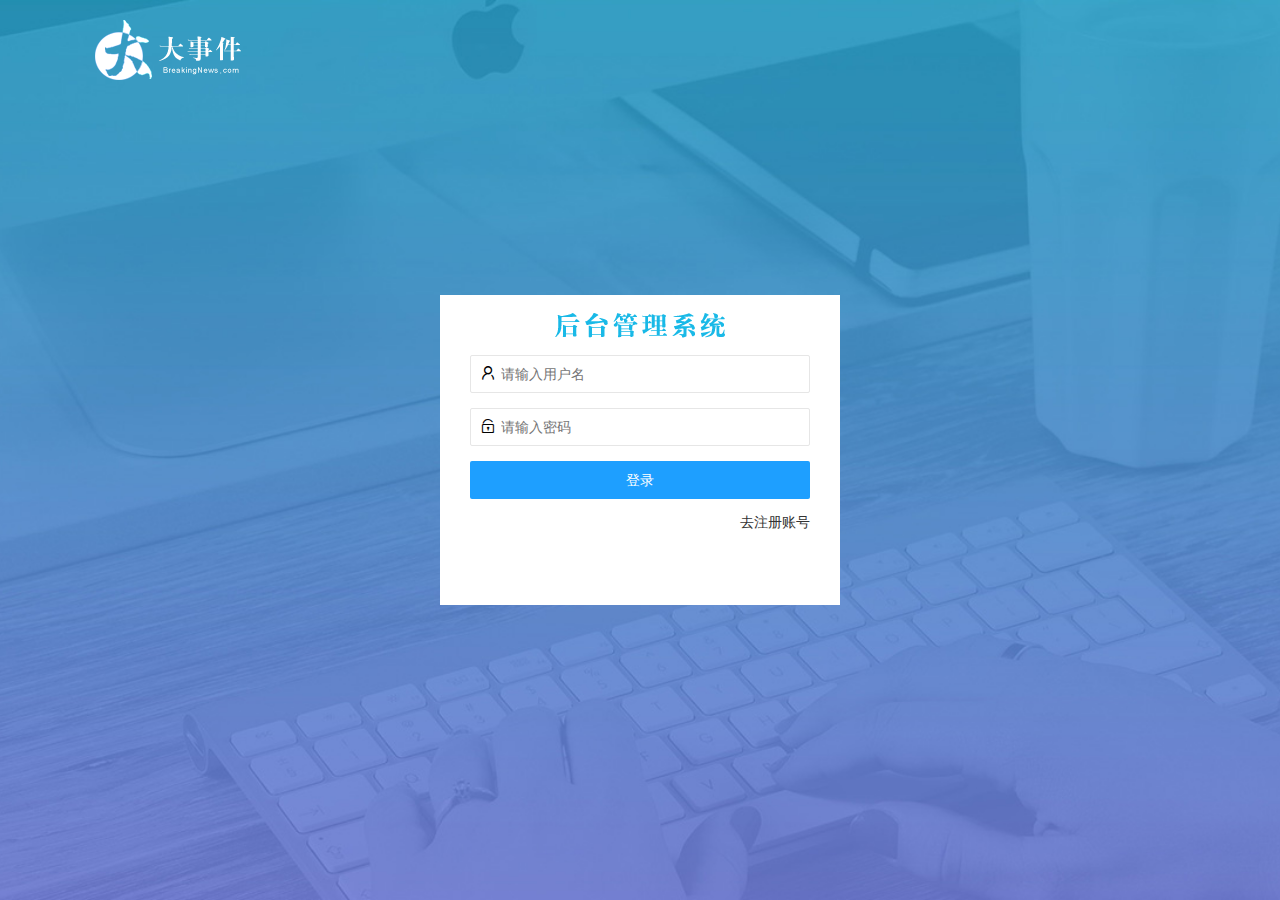
<file: login.html>
<!DOCTYPE html>
<html lang="en">

<head>
    <meta charset="UTF-8">
    <meta name="viewport" content="width=device-width, initial-scale=1.0">
    <meta http-equiv="X-UA-Compatible" content="ie=edge">
    <title>大事件项目</title>
    <!-- layui样式表 -->
    <link rel="stylesheet" href="./assets/lib/layui/css/layui.css">
    <!-- 自己的样式表 -->
    <link rel="stylesheet" href="./assets/css/login.css">
</head>

<body>
    <!-- 一.头部logo区域 -->
    <div>
        <img class="logoimg" src="./assets/images/logo.png">
    </div>

    <!-- 二.登录和注册区域 -->
    <div class="loginAndRegBox">
        <div class="title-box"></div>

        <!-- 1.登录的div -->
        <div class="login-box">
            <!-- 登录的表单 -->
            <form class="layui-form" id="form_login">

                <!-- 用户名 -->
                <div class="layui-form-item">
                    <!-- 使用layui字体图标 -->
                    <i class="layui-icon layui-icon-username"></i>
                    <input type="text" name="username" required lay-verify="required" placeholder="请输入用户名" autocomplete="off" class="layui-input" />
                </div>

                <!-- 密码 -->
                <div class="layui-form-item">
                    <!-- 使用layui字体图标 -->
                    <i class="layui-icon layui-icon-password"></i>
                    <input type="password" name="password" required lay-verify="required|pwd" placeholder="请输入密码" autocomplete="off" class="layui-input" />
                </div>

                <!-- 登录按钮 -->
                <div class="layui-form-item">
                    <!-- 注意：表单提交按钮和普通按钮的区别，就是有一个lay-submit 属性 -->
                    <button class="layui-btn layui-btn-fluid layui-btn-normal" lay-submit>登录</button>
                </div>

                <!-- 去注册账号按钮  -->
                <!-- 添加一个links属性-->
                <div class="layui-form-item links">
                    <a href="javascript:;" id="link_reg">去注册账号</a>
                </div>
            </form>
        </div>

        <!-- 2.注册的div -->
        <div class="reg-box">
            <!-- 注册的表单 -->
            <!-- 给注册表单添加id是为了添加注册表单事件 -->
            <form class="layui-form" id="form_reg">
                <!-- 用户名 -->
                <div class="layui-form-item">
                    <!-- 使用layui字体图标 -->
                    <i class="layui-icon layui-icon-username"></i>
                    <input type="text" name="username" required lay-verify="required" placeholder="请输入用户名" autocomplete="off" class="layui-input" />
                </div>

                <!-- 密码 -->
                <div class="layui-form-item">
                    <!-- 使用layui字体图标 -->
                    <i class="layui-icon layui-icon-password"></i>
                    <!--需要给input添加验证必填项目事件，添加lay-verify即可  例如required为必填项 多个的话中间用 | 隔开-->
                    <input type="password" name="password" required lay-verify="required|pwd" placeholder="请输入密码" autocomplete="off" class="layui-input" />
                </div>

                <!-- 密码确认框 -->
                <div class="layui-form-item">
                    <!-- 使用layui字体图标 -->
                    <i class="layui-icon layui-icon-password"></i>
                    <input type="password" name="repassword" required lay-verify="required|pwd|repwd" placeholder="再次确认密码" autocomplete="off" class="layui-input" />
                </div>

                <!-- 注册按钮 -->
                <div class="layui-form-item">
                    <!-- 注意：表单提交按钮和普通按钮的区别，就是 lay-submit 属性 -->
                    <button class="layui-btn layui-btn-fluid layui-btn-normal" lay-submit>注册</button>
                </div>

                <!-- 去登陆按钮 -->
                <div class="layui-form-item links">
                    <a href="javascript:;" id="link_login">去登录</a>
                </div>
            </form>
        </div>
    </div>


    <!-- 导入 Layui的JS文件 -->
    <script src="./assets/lib/layui/layui.all.js"></script>
    <!-- 导入 JQuery -->
    <script src="./assets/lib/jquery.js"></script>
    <!-- 导入自己的baseAPI -->
    <!-- baseAPI必须写在jquery之后  自己的js脚本请求之前生效 因为要请求的路径url决定 -->
    <script src="./assets/js/baseAPI.js"></script>
    <!-- 导入自己的js脚本 -->
    <script src="./assets/js/login.js"></script>
</body>

</html>
</file>
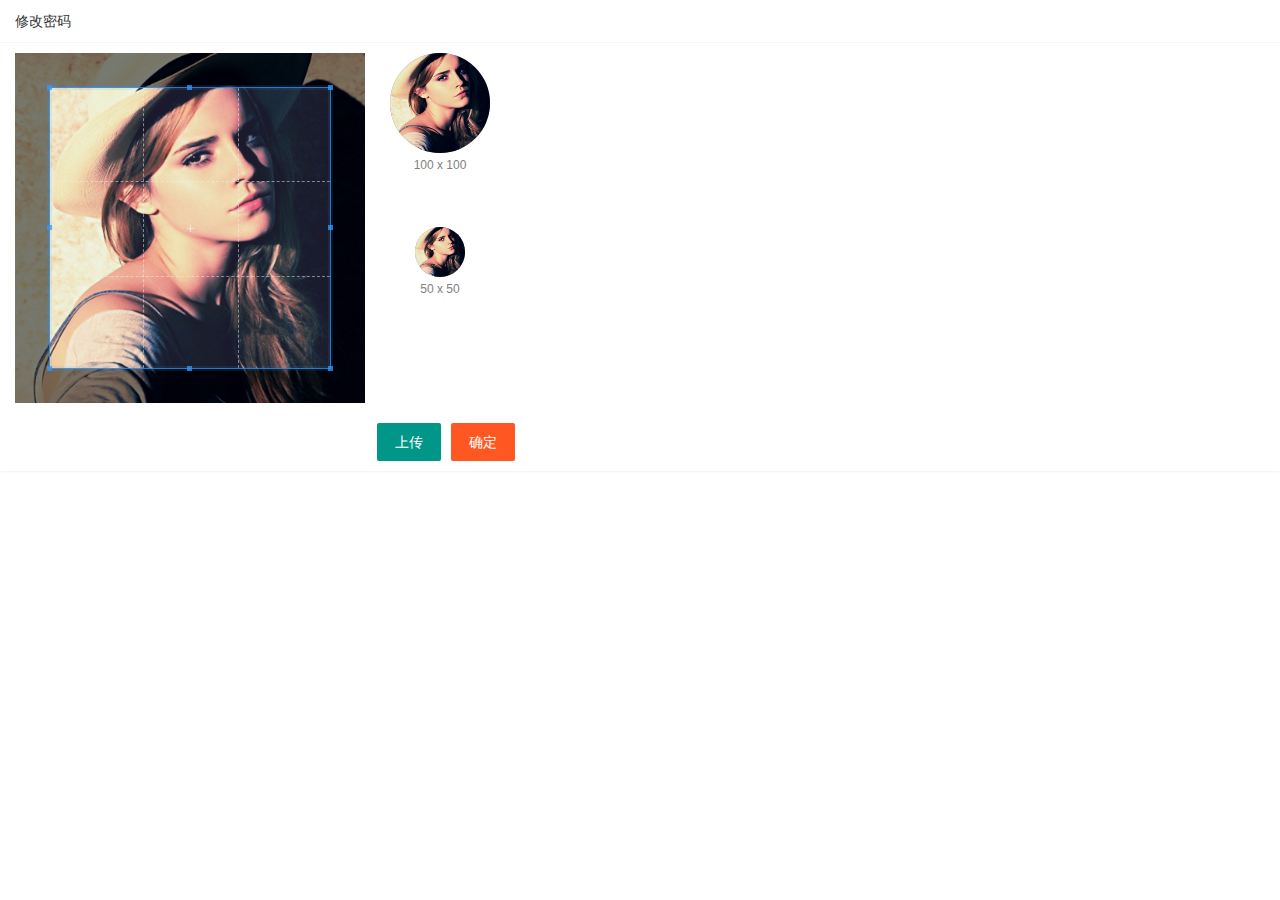
<file: user_avater.html>
<!DOCTYPE html>
<html lang="en">

<head>
    <meta charset="UTF-8">
    <meta name="viewport" content="width=device-width, initial-scale=1.0">
    <meta http-equiv="X-UA-Compatible" content="ie=edge">
    <title>Docum</title>
    <!-- 引入layui css文件 -->
    <link rel="stylesheet" href="./assets/lib/layui/css/layui.css">
    <!-- 导入cropper.css -->
    <link rel="stylesheet" href="./assets/lib/cropper/cropper.css">
    <!-- 引入自己的css文件 -->
    <link rel="stylesheet" href="./assets/css/user_avater.css">
</head>

<body>
    <div class="layui-card">
        <div class="layui-card-header">修改密码</div>
        <div class="layui-card-body">
            <!-- 第一行的图片裁剪和预览区域 -->
            <div class="row1">
                <!-- 图片裁剪区域 -->
                <div class="cropper-box">
                    <!-- 这个 img 标签很重要，将来会把它初始化为裁剪区域 -->
                    <img id="image" src="./assets/images/sample.jpg" />
                </div>
                <!-- 图片的预览区域 -->
                <div class="preview-box">
                    <div>
                        <!-- 宽高为 100px 的预览区域 -->
                        <div class="img-preview w100"></div>
                        <p class="size">100 x 100</p>
                    </div>
                    <div>
                        <!-- 宽高为 50px 的预览区域 -->
                        <div class="img-preview w50"></div>
                        <p class="size">50 x 50</p>
                    </div>
                </div>
            </div>

            <!-- 第二行的按钮区域 -->
            <div class="row2">
                <!-- 通过accept属性 可以指定客户选择什么类型的图片 -->
                <input type="file" id="file" accept="image/png,image/jpeg">
                <button type="button" class="layui-btn" id="btnChooseImage">上传</button>
                <button type="button" class="layui-btn layui-btn-danger" id="btnUpload">确定</button>
            </div>
        </div>
    </div>



    <!-- 引入layui.all.js -->
    <script src="./assets/lib/layui/layui.all.js"></script>
    <!-- jquery文件 -->
    <script src="./assets/lib/jquery.js"></script>
    <!-- Cropper.js -->
    <script src="./assets/lib/cropper/Cropper.js"></script>
    <!--jquery-cropper.js  -->
    <script src="./assets/lib/cropper/jquery-cropper.js"></script>
    <!-- 导入自己封装的basewpi 文件 -->
    <script src="./assets/js/baseAPI.js"></script>
    <!-- 自己的js文件 -->
    <script src="./assets/js/user_avater.js"></script>
</body>

</html>
</file>
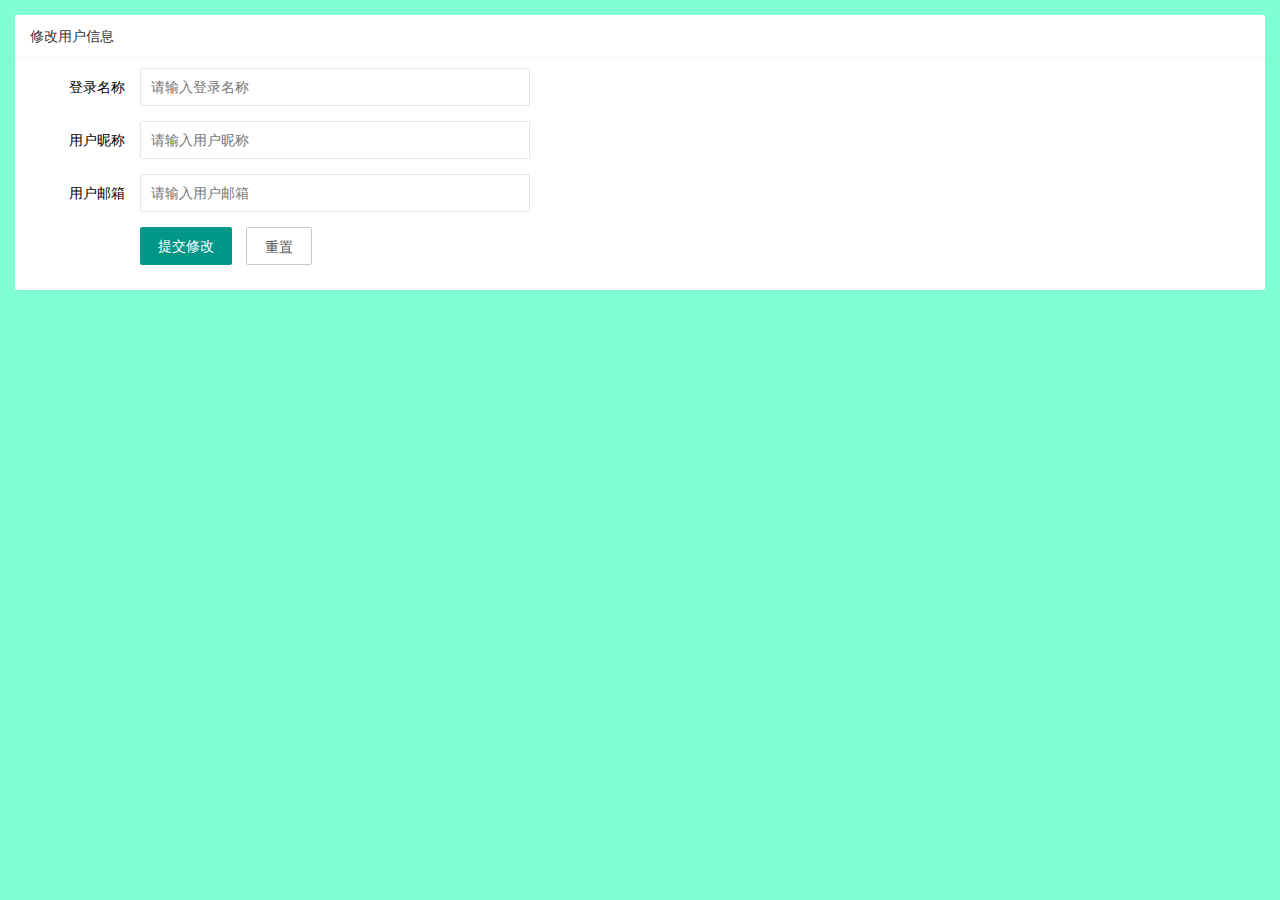
<file: user_info.html>
<!DOCTYPE html>
<html lang="en">

<head>
    <meta charset="UTF-8">
    <meta name="viewport" content="width=device-width, initial-scale=1.0">
    <meta http-equiv="X-UA-Compatible" content="ie=edge">
    <title>基本资料</title>
    <!-- 导入layui样式 -->
    <link rel="stylesheet" href="./assets/lib/layui/css/layui.css">
    <!-- 引入自己的user_onfo.css -->
    <link rel="stylesheet" href="./assets/css/user_info.css">
</head>

<body>
    <div class="layui-card">
        <div class="layui-card-header">修改用户信息</div>
        <div class="layui-card-body">
            <!-- form 表单区域 -->
            <form class="layui-form" lay-filter="formUserInfo">
                <!-- 这是隐藏域 -->
                <input type="hidden" name="id" value="" />
                <div class="layui-form-item">
                    <label class="layui-form-label">登录名称</label>
                    <div class="layui-input-block">
                        <input type="text" name="username" required lay-verify="required" placeholder="请输入登录名称" autocomplete="off" class="layui-input" readonly />
                    </div>
                </div>
                <div class="layui-form-item">
                    <label class="layui-form-label">用户昵称</label>
                    <div class="layui-input-block">
                        <input type="text" name="nickname" required lay-verify="required|nickname" placeholder="请输入用户昵称" autocomplete="off" class="layui-input" />
                    </div>
                </div>
                <div class="layui-form-item">
                    <label class="layui-form-label">用户邮箱</label>
                    <div class="layui-input-block">
                        <input type="text" name="email" required lay-verify="required|email" placeholder="请输入用户邮箱" autocomplete="off" class="layui-input" />
                    </div>
                </div>
                <div class="layui-form-item">
                    <div class="layui-input-block">
                        <button class="layui-btn" lay-submit lay-filter="formDemo">提交修改</button>
                        <button type="reset" class="layui-btn layui-btn-primary" id="btnReset">重置</button>
                    </div>
                </div>
            </form>
        </div>
    </div>


    <!-- 导入layui js文件 -->
    <script src="./assets/lib/layui/layui.all.js"></script>
    <!-- 导入jquery js文件 -->
    <script src="./assets/lib/jquery.js"></script>
    <!-- 导入自己封装的basewpi js文件 -->
    <script src="./assets/js/baseAPI.js"></script>
    <!-- 导入自己的user_info js文件 -->
    <script src="./assets/js/user_info.js"></script>
</body>

</html>
</file>
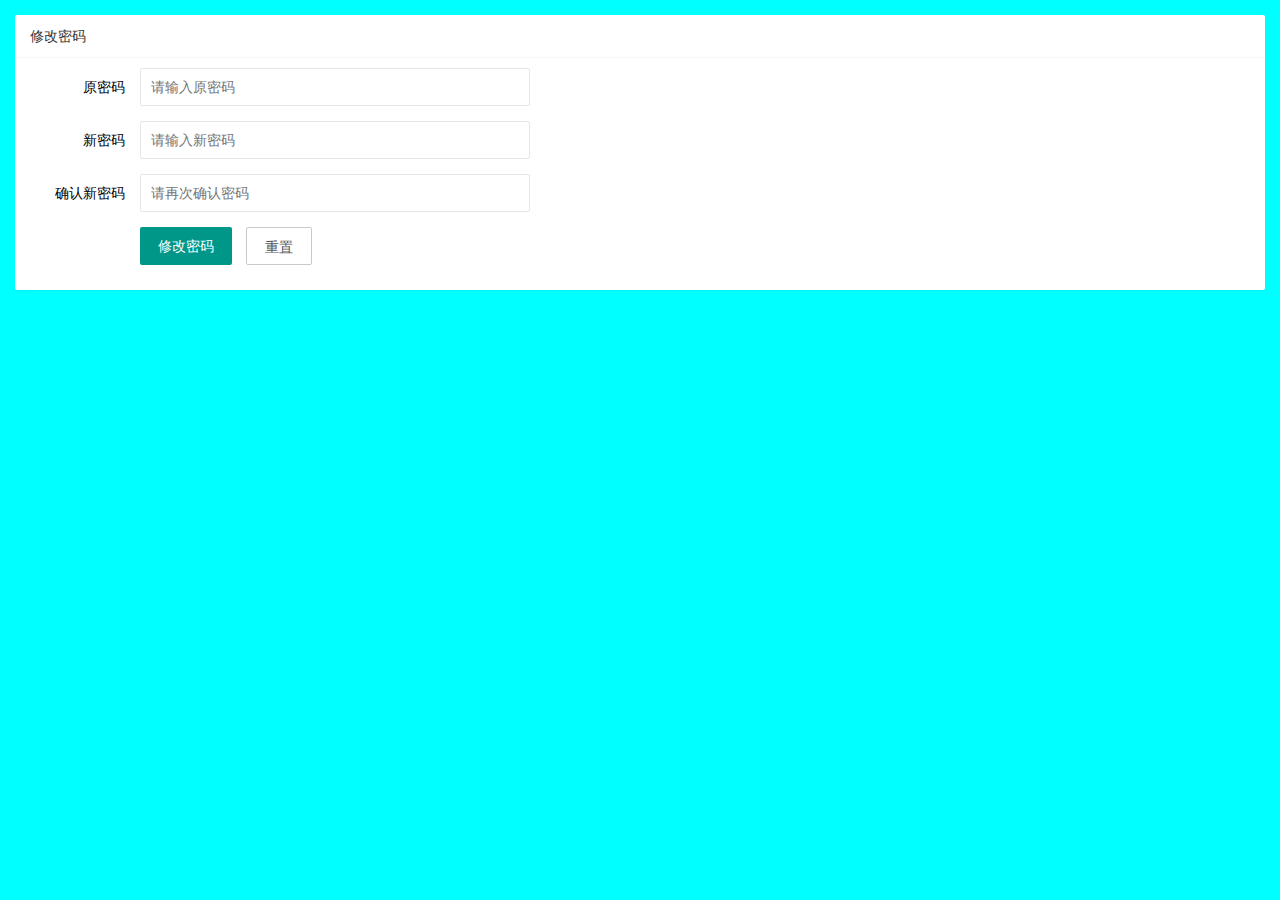
<file: user_pwd.html>
<!DOCTYPE html>
<html lang="en">

<head>
    <meta charset="UTF-8">
    <meta name="viewport" content="width=device-width, initial-scale=1.0">
    <meta http-equiv="X-UA-Compatible" content="ie=edge">
    <title>重置密码</title>
    <!-- 引入layui css文件 -->
    <link rel="stylesheet" href="./assets/lib/layui/css/layui.css">
    <!-- 引入自己的css文件 -->
    <link rel="stylesheet" href="./assets/css/user_pwd.css">
</head>

<body>
    <!-- 卡片区域 -->
    <div class="layui-card">
        <div class="layui-card-header">修改密码</div>
        <div class="layui-card-body">
            <form class="layui-form">
                <div class="layui-form-item">
                    <label class="layui-form-label">原密码</label>
                    <div class="layui-input-block">
                        <input type="password" name="oldPwd" required lay-verify="required|pwd" placeholder="请输入原密码" autocomplete="off" class="layui-input" />
                    </div>
                </div>
                <div class="layui-form-item">
                    <label class="layui-form-label">新密码</label>
                    <div class="layui-input-block">
                        <input type="password" name="newPwd" required lay-verify="required|pwd|samePwd" placeholder="请输入新密码" autocomplete="off" class="layui-input" />
                    </div>
                </div>
                <div class="layui-form-item">
                    <label class="layui-form-label">确认新密码</label>
                    <div class="layui-input-block">
                        <input type="password" name="rePwd" required lay-verify="required|pwd|rePwd" placeholder="请再次确认密码" autocomplete="off" class="layui-input" />
                    </div>
                </div>
                <div class="layui-form-item">
                    <div class="layui-input-block">
                        <button class="layui-btn" lay-submit lay-filter="formDemo">修改密码</button>
                        <button type="reset" class="layui-btn layui-btn-primary">重置</button>
                    </div>
                </div>
            </form>
        </div>
    </div>


    <!-- 导入layui.all.js -->
    <script src="./assets/lib/layui/layui.all.js"></script>
    <!-- jquery文件 -->
    <script src="./assets/lib/jquery.js"></script>
    <!-- 导入自己的basewpi 文件 -->
    <script src="./assets/js/baseAPI.js"></script>
    <!-- 自己的js文件 -->
    <script src="./assets/js/user_pwd.js"></script>
</body>

</html>
</file>
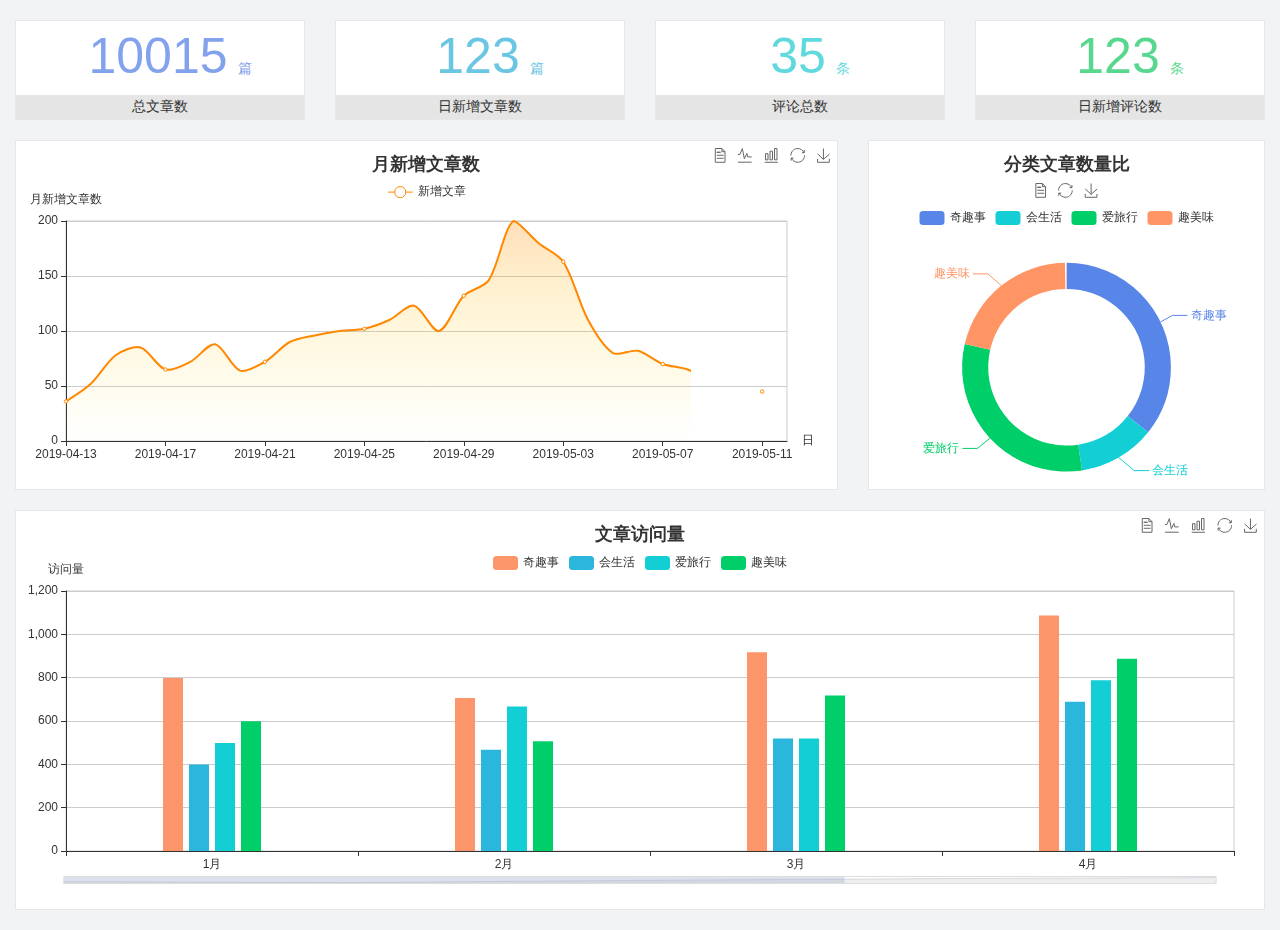
<file: home/dashboard.html>
<!DOCTYPE html>
<html lang="en">

<head>
  <meta charset="UTF-8">
  <meta name="viewport" content="width=device-width, initial-scale=1.0">
  <meta http-equiv="X-UA-Compatible" content="ie=edge">
  <title>图表统计</title>
  <link rel="stylesheet" href="../../assets/lib/bootstrap.css" />
  <link rel="stylesheet" href="../../assets/lib/main.css" />
  <script src="../../assets/lib/jquery.js"></script>
  <script type="text/javascript" src="../../assets/lib/echarts.min.js"></script>
</head>

<body>
  <div class="container-fluid">
    <div class="row spannel_list">
      <div class="col-sm-3 col-xs-6">
        <div class="spannel">
          <em>10015</em><span>篇</span>
          <b>总文章数</b>
        </div>
      </div>
      <div class="col-sm-3 col-xs-6">
        <div class="spannel scolor01">
          <em>123</em><span>篇</span>
          <b>日新增文章数</b>
        </div>
      </div>
      <div class="col-sm-3 col-xs-6">
        <div class="spannel scolor02">
          <em>35</em><span>条</span>
          <b>评论总数</b>
        </div>
      </div>
      <div class="col-sm-3 col-xs-6">
        <div class="spannel scolor03">
          <em>123</em><span>条</span>
          <b>日新增评论数</b>
        </div>
      </div>
    </div>
  </div>

  <div class="container-fluid">
    <div class="row curve-pie">
      <div class="col-lg-8 col-md-8">
        <div class="gragh_pannel" id="curve_show"></div>
      </div>
      <div class="col-lg-4 col-md-4">
        <div class="gragh_pannel" id="pie_show"></div>
      </div>
    </div>
  </div>

  <div class="container-fluid">
    <div class="column_pannel" id="column_show"></div>
  </div>

  <script>
    var oChart = echarts.init(document.getElementById('curve_show'));
    var aList_all = [
      { 'count': 36, 'date': '2019-04-13' },
      { 'count': 52, 'date': '2019-04-14' },
      { 'count': 78, 'date': '2019-04-15' },
      { 'count': 85, 'date': '2019-04-16' },
      { 'count': 65, 'date': '2019-04-17' },
      { 'count': 72, 'date': '2019-04-18' },
      { 'count': 88, 'date': '2019-04-19' },
      { 'count': 64, 'date': '2019-04-20' },
      { 'count': 72, 'date': '2019-04-21' },
      { 'count': 90, 'date': '2019-04-22' },
      { 'count': 96, 'date': '2019-04-23' },
      { 'count': 100, 'date': '2019-04-24' },
      { 'count': 102, 'date': '2019-04-25' },
      { 'count': 110, 'date': '2019-04-26' },
      { 'count': 123, 'date': '2019-04-27' },
      { 'count': 100, 'date': '2019-04-28' },
      { 'count': 132, 'date': '2019-04-29' },
      { 'count': 146, 'date': '2019-04-30' },
      { 'count': 200, 'date': '2019-05-01' },
      { 'count': 180, 'date': '2019-05-02' },
      { 'count': 163, 'date': '2019-05-03' },
      { 'count': 110, 'date': '2019-05-04' },
      { 'count': 80, 'date': '2019-05-05' },
      { 'count': 82, 'date': '2019-05-06' },
      { 'count': 70, 'date': '2019-05-07' },
      { 'count': 65, 'date': '2019-05-08' },
      { 'count': 54, 'date': '2019-05-09' },
      { 'count': 40, 'date': '2019-05-10' },
      { 'count': 45, 'date': '2019-05-11' },
      { 'count': 38, 'date': '2019-05-12' },
    ];

    let aCount = [];
    let aDate = [];

    for (var i = 0; i < aList_all.length; i++) {
      aCount.push(aList_all[i].count);
      aDate.push(aList_all[i].date);
    }

    var chartopt = {
      title: {
        text: '月新增文章数',
        left: 'center',
        top: '10'
      },
      tooltip: {
        trigger: 'axis'
      },
      legend: {
        data: ['新增文章'],
        top: '40'
      },
      toolbox: {
        show: true,
        feature: {
          mark: { show: true },
          dataView: { show: true, readOnly: false },
          magicType: { show: true, type: ['line', 'bar'] },
          restore: { show: true },
          saveAsImage: { show: true }
        }
      },
      calculable: true,
      xAxis: [
        {
          name: '日',
          type: 'category',
          boundaryGap: false,
          data: aDate
        }
      ],
      yAxis: [
        {
          name: '月新增文章数',
          type: 'value'
        }
      ],
      series: [
        {
          name: '新增文章',
          type: 'line',
          smooth: true,
          itemStyle: { normal: { areaStyle: { type: 'default' }, color: '#f80' }, lineStyle: { color: '#f80' } },
          data: aCount
        }],
      areaStyle: {
        normal: {
          color: new echarts.graphic.LinearGradient(0, 0, 0, 1, [{
            offset: 0,
            color: 'rgba(255,136,0,0.39)'
          }, {
            offset: .34,
            color: 'rgba(255,180,0,0.25)'
          }, {
            offset: 1,
            color: 'rgba(255,222,0,0.00)'
          }])

        }
      },
      grid: {
        show: true,
        x: 50,
        x2: 50,
        y: 80,
        height: 220
      }
    };

    oChart.setOption(chartopt);


    var oPie = echarts.init(document.getElementById('pie_show'));
    var oPieopt =
    {
      title: {
        top: 10,
        text: '分类文章数量比',
        x: 'center'
      },
      tooltip: {
        trigger: 'item',
        formatter: "{a} <br/>{b} : {c} ({d}%)"
      },
      color: ['#5885e8', '#13cfd5', '#00ce68', '#ff9565'],
      legend: {
        x: 'center',
        top: 65,
        data: ['奇趣事', '会生活', '爱旅行', '趣美味']
      },
      toolbox: {
        show: true,
        x: 'center',
        top: 35,
        feature: {
          mark: { show: true },
          dataView: { show: true, readOnly: false },
          magicType: {
            show: true,
            type: ['pie', 'funnel'],
            option: {
              funnel: {
                x: '25%',
                width: '50%',
                funnelAlign: 'left',
                max: 1548
              }
            }
          },
          restore: { show: true },
          saveAsImage: { show: true }
        }
      },
      calculable: true,
      series: [
        {
          name: '访问来源',
          type: 'pie',
          radius: ['45%', '60%'],
          center: ['50%', '65%'],
          data: [
            { value: 300, name: '奇趣事' },
            { value: 100, name: '会生活' },
            { value: 260, name: '爱旅行' },
            { value: 180, name: '趣美味' }
          ]
        }
      ]
    };
    oPie.setOption(oPieopt);



    var oColumn = this.echarts.init(document.getElementById('column_show'));
    var oColumnopt =
    {
      title: {
        text: '文章访问量',
        left: 'center',
        top: '10'
      },
      tooltip: {
        trigger: 'axis'
      },
      legend: {
        data: ['奇趣事', '会生活', '爱旅行', '趣美味'],
        top: '40'
      },
      toolbox: {
        show: true,
        feature: {
          mark: { show: true },
          dataView: { show: true, readOnly: false },
          magicType: { show: true, type: ['line', 'bar'] },
          restore: { show: true },
          saveAsImage: { show: true }
        }
      },
      calculable: true,
      xAxis: [
        {
          type: 'category',
          data: ['1月', '2月', '3月', '4月', '5月']
        }
      ],
      yAxis: [
        {
          name: '访问量',
          type: 'value'
        }
      ],
      series: [
        {
          name: '奇趣事',
          type: 'bar',
          barWidth: 20,
          itemStyle: {
            normal: { areaStyle: { type: 'default' }, color: '#fd956a' }
          },
          data: [800, 708, 920, 1090, 1200]
        },
        {
          name: '会生活',
          type: 'bar',
          barWidth: 20,
          itemStyle: {
            normal: { areaStyle: { type: 'default' }, color: '#2bb6db' }
          },
          data: [400, 468, 520, 690, 800]
        },
        {
          name: '爱旅行',
          type: 'bar',
          barWidth: 20,
          itemStyle: {
            normal: { areaStyle: { type: 'default' }, color: '#13cfd5' }
          },
          data: [500, 668, 520, 790, 900]
        },
        {
          name: '趣美味',
          type: 'bar',
          barWidth: 20,
          itemStyle: {
            normal: { areaStyle: { type: 'default' }, color: '#00ce68' }
          },
          data: [600, 508, 720, 890, 1000]
        }
      ],
      grid: {
        show: true,
        x: 50,
        x2: 30,
        y: 80,
        height: 260
      },
      dataZoom: [//给x轴设置滚动条
        {
          start: 0,//默认为0
          end: 100 - 1000 / 31,//默认为100
          type: 'slider',
          show: true,
          xAxisIndex: [0],
          handleSize: 0,//滑动条的 左右2个滑动条的大小
          height: 8,//组件高度
          left: 45, //左边的距离
          right: 50,//右边的距离
          bottom: 26,//右边的距离
          handleColor: '#ddd',//h滑动图标的颜色
          handleStyle: {
            borderColor: "#cacaca",
            borderWidth: "1",
            shadowBlur: 2,
            background: "#ddd",
            shadowColor: "#ddd",
          }
        }]
    };
    oColumn.setOption(oColumnopt);
  </script>
</body>

</html>
</file>
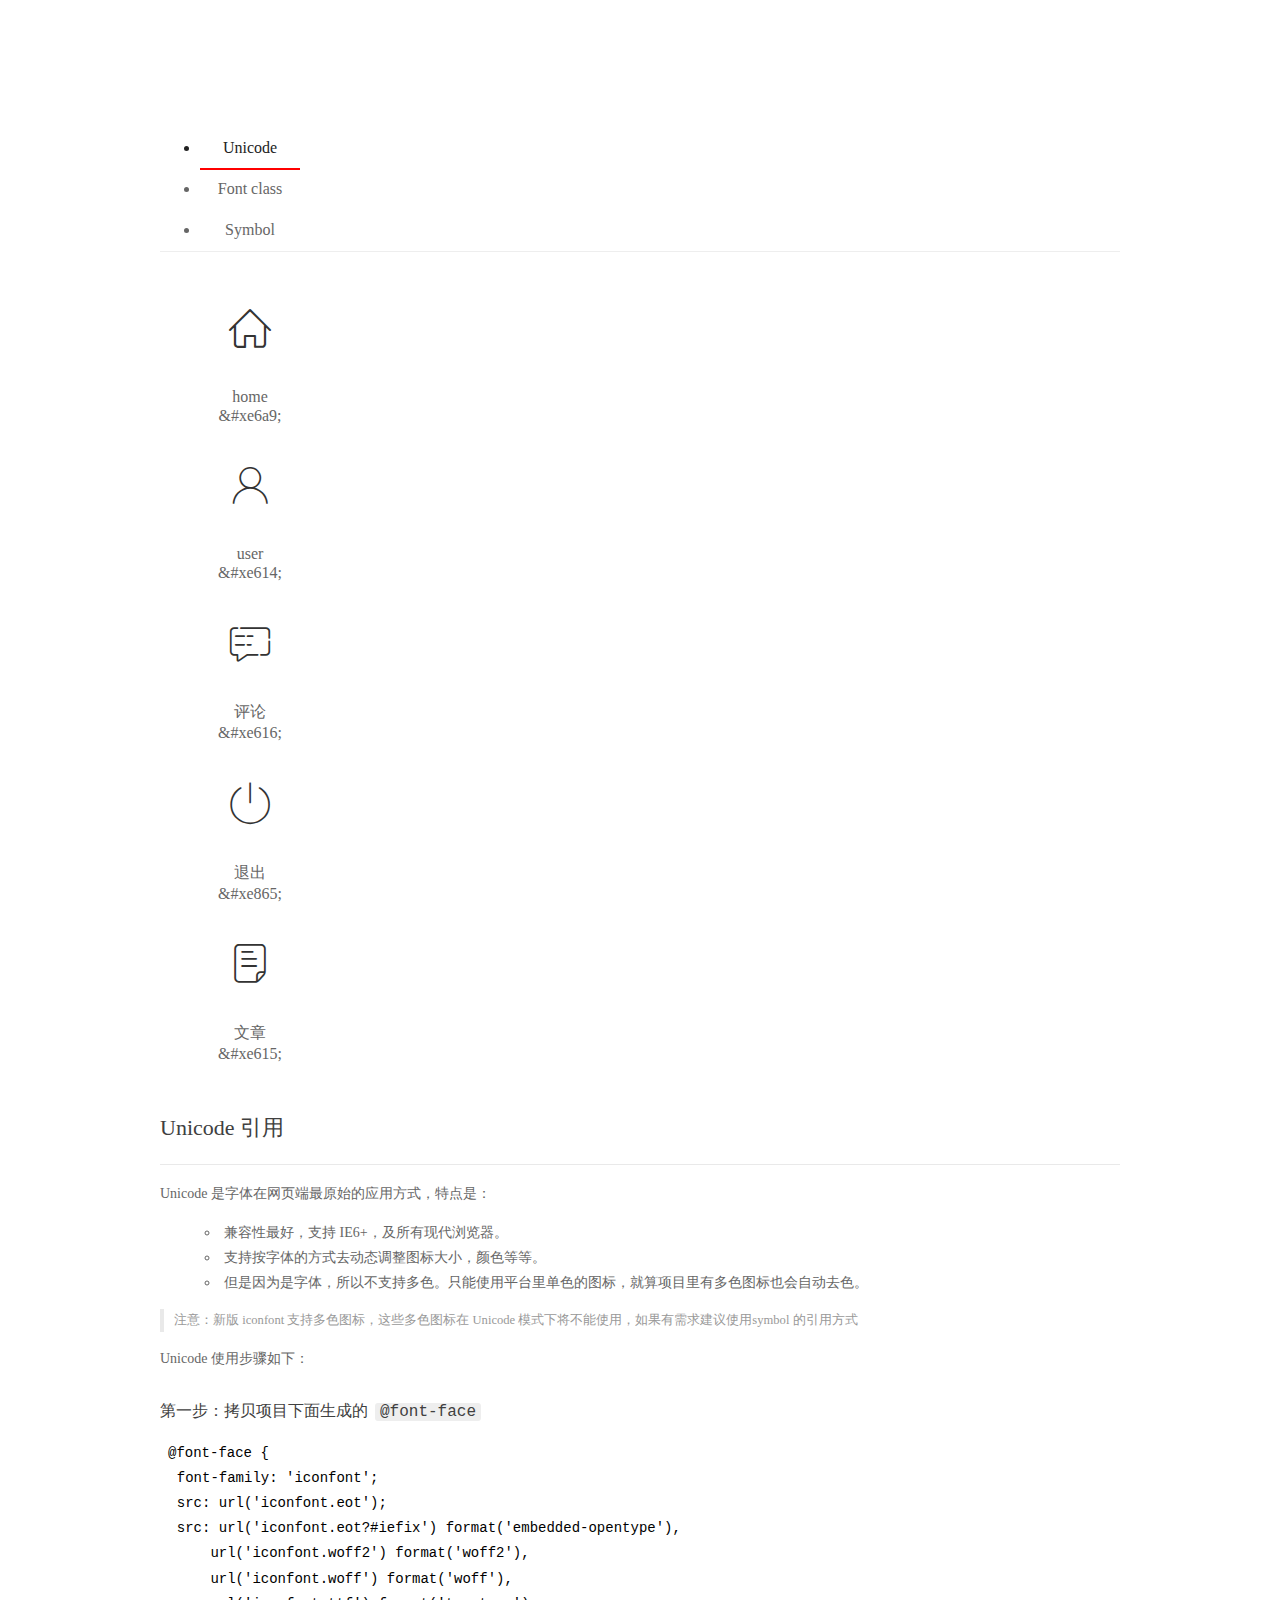
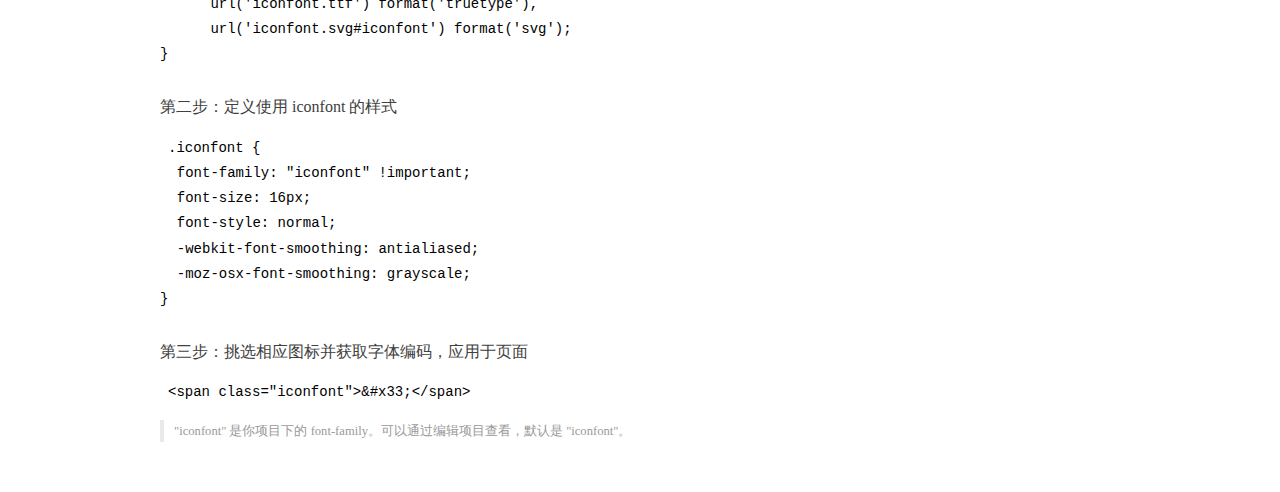
<file: assets/fonts/demo_index.html>
<!DOCTYPE html>
<html>
<head>
  <meta charset="utf-8"/>
  <title>IconFont Demo</title>
  <link rel="shortcut icon" href="https://gtms04.alicdn.com/tps/i4/TB1_oz6GVXXXXaFXpXXJDFnIXXX-64-64.ico" type="image/x-icon"/>
  <link rel="stylesheet" href="https://g.alicdn.com/thx/cube/1.3.2/cube.min.css">
  <link rel="stylesheet" href="demo.css">
  <link rel="stylesheet" href="iconfont.css">
  <script src="iconfont.js"></script>
  <!-- jQuery -->
  <script src="https://a1.alicdn.com/oss/uploads/2018/12/26/7bfddb60-08e8-11e9-9b04-53e73bb6408b.js"></script>
  <!-- 代码高亮 -->
  <script src="https://a1.alicdn.com/oss/uploads/2018/12/26/a3f714d0-08e6-11e9-8a15-ebf944d7534c.js"></script>
</head>
<body>
  <div class="main">
    <h1 class="logo"><a href="https://www.iconfont.cn/" title="iconfont 首页" target="_blank">&#xe86b;</a></h1>
    <div class="nav-tabs">
      <ul id="tabs" class="dib-box">
        <li class="dib active"><span>Unicode</span></li>
        <li class="dib"><span>Font class</span></li>
        <li class="dib"><span>Symbol</span></li>
      </ul>
      
    </div>
    <div class="tab-container">
      <div class="content unicode" style="display: block;">
          <ul class="icon_lists dib-box">
          
            <li class="dib">
              <span class="icon iconfont">&#xe6a9;</span>
                <div class="name">home</div>
                <div class="code-name">&amp;#xe6a9;</div>
              </li>
          
            <li class="dib">
              <span class="icon iconfont">&#xe614;</span>
                <div class="name">user</div>
                <div class="code-name">&amp;#xe614;</div>
              </li>
          
            <li class="dib">
              <span class="icon iconfont">&#xe616;</span>
                <div class="name">评论</div>
                <div class="code-name">&amp;#xe616;</div>
              </li>
          
            <li class="dib">
              <span class="icon iconfont">&#xe865;</span>
                <div class="name">退出</div>
                <div class="code-name">&amp;#xe865;</div>
              </li>
          
            <li class="dib">
              <span class="icon iconfont">&#xe615;</span>
                <div class="name">文章</div>
                <div class="code-name">&amp;#xe615;</div>
              </li>
          
          </ul>
          <div class="article markdown">
          <h2 id="unicode-">Unicode 引用</h2>
          <hr>

          <p>Unicode 是字体在网页端最原始的应用方式，特点是：</p>
          <ul>
            <li>兼容性最好，支持 IE6+，及所有现代浏览器。</li>
            <li>支持按字体的方式去动态调整图标大小，颜色等等。</li>
            <li>但是因为是字体，所以不支持多色。只能使用平台里单色的图标，就算项目里有多色图标也会自动去色。</li>
          </ul>
          <blockquote>
            <p>注意：新版 iconfont 支持多色图标，这些多色图标在 Unicode 模式下将不能使用，如果有需求建议使用symbol 的引用方式</p>
          </blockquote>
          <p>Unicode 使用步骤如下：</p>
          <h3 id="-font-face">第一步：拷贝项目下面生成的 <code>@font-face</code></h3>
<pre><code class="language-css"
>@font-face {
  font-family: 'iconfont';
  src: url('iconfont.eot');
  src: url('iconfont.eot?#iefix') format('embedded-opentype'),
      url('iconfont.woff2') format('woff2'),
      url('iconfont.woff') format('woff'),
      url('iconfont.ttf') format('truetype'),
      url('iconfont.svg#iconfont') format('svg');
}
</code></pre>
          <h3 id="-iconfont-">第二步：定义使用 iconfont 的样式</h3>
<pre><code class="language-css"
>.iconfont {
  font-family: "iconfont" !important;
  font-size: 16px;
  font-style: normal;
  -webkit-font-smoothing: antialiased;
  -moz-osx-font-smoothing: grayscale;
}
</code></pre>
          <h3 id="-">第三步：挑选相应图标并获取字体编码，应用于页面</h3>
<pre>
<code class="language-html"
>&lt;span class="iconfont"&gt;&amp;#x33;&lt;/span&gt;
</code></pre>
          <blockquote>
            <p>"iconfont" 是你项目下的 font-family。可以通过编辑项目查看，默认是 "iconfont"。</p>
          </blockquote>
          </div>
      </div>
      <div class="content font-class">
        <ul class="icon_lists dib-box">
          
          <li class="dib">
            <span class="icon iconfont icon-home"></span>
            <div class="name">
              home
            </div>
            <div class="code-name">.icon-home
            </div>
          </li>
          
          <li class="dib">
            <span class="icon iconfont icon-user"></span>
            <div class="name">
              user
            </div>
            <div class="code-name">.icon-user
            </div>
          </li>
          
          <li class="dib">
            <span class="icon iconfont icon-pinglun"></span>
            <div class="name">
              评论
            </div>
            <div class="code-name">.icon-pinglun
            </div>
          </li>
          
          <li class="dib">
            <span class="icon iconfont icon-tuichu"></span>
            <div class="name">
              退出
            </div>
            <div class="code-name">.icon-tuichu
            </div>
          </li>
          
          <li class="dib">
            <span class="icon iconfont icon-16"></span>
            <div class="name">
              文章
            </div>
            <div class="code-name">.icon-16
            </div>
          </li>
          
        </ul>
        <div class="article markdown">
        <h2 id="font-class-">font-class 引用</h2>
        <hr>

        <p>font-class 是 Unicode 使用方式的一种变种，主要是解决 Unicode 书写不直观，语意不明确的问题。</p>
        <p>与 Unicode 使用方式相比，具有如下特点：</p>
        <ul>
          <li>兼容性良好，支持 IE8+，及所有现代浏览器。</li>
          <li>相比于 Unicode 语意明确，书写更直观。可以很容易分辨这个 icon 是什么。</li>
          <li>因为使用 class 来定义图标，所以当要替换图标时，只需要修改 class 里面的 Unicode 引用。</li>
          <li>不过因为本质上还是使用的字体，所以多色图标还是不支持的。</li>
        </ul>
        <p>使用步骤如下：</p>
        <h3 id="-fontclass-">第一步：引入项目下面生成的 fontclass 代码：</h3>
<pre><code class="language-html">&lt;link rel="stylesheet" href="./iconfont.css"&gt;
</code></pre>
        <h3 id="-">第二步：挑选相应图标并获取类名，应用于页面：</h3>
<pre><code class="language-html">&lt;span class="iconfont icon-xxx"&gt;&lt;/span&gt;
</code></pre>
        <blockquote>
          <p>"
            iconfont" 是你项目下的 font-family。可以通过编辑项目查看，默认是 "iconfont"。</p>
        </blockquote>
      </div>
      </div>
      <div class="content symbol">
          <ul class="icon_lists dib-box">
          
            <li class="dib">
                <svg class="icon svg-icon" aria-hidden="true">
                  <use xlink:href="#icon-home"></use>
                </svg>
                <div class="name">home</div>
                <div class="code-name">#icon-home</div>
            </li>
          
            <li class="dib">
                <svg class="icon svg-icon" aria-hidden="true">
                  <use xlink:href="#icon-user"></use>
                </svg>
                <div class="name">user</div>
                <div class="code-name">#icon-user</div>
            </li>
          
            <li class="dib">
                <svg class="icon svg-icon" aria-hidden="true">
                  <use xlink:href="#icon-pinglun"></use>
                </svg>
                <div class="name">评论</div>
                <div class="code-name">#icon-pinglun</div>
            </li>
          
            <li class="dib">
                <svg class="icon svg-icon" aria-hidden="true">
                  <use xlink:href="#icon-tuichu"></use>
                </svg>
                <div class="name">退出</div>
                <div class="code-name">#icon-tuichu</div>
            </li>
          
            <li class="dib">
                <svg class="icon svg-icon" aria-hidden="true">
                  <use xlink:href="#icon-16"></use>
                </svg>
                <div class="name">文章</div>
                <div class="code-name">#icon-16</div>
            </li>
          
          </ul>
          <div class="article markdown">
          <h2 id="symbol-">Symbol 引用</h2>
          <hr>

          <p>这是一种全新的使用方式，应该说这才是未来的主流，也是平台目前推荐的用法。相关介绍可以参考这篇<a href="">文章</a>
            这种用法其实是做了一个 SVG 的集合，与另外两种相比具有如下特点：</p>
          <ul>
            <li>支持多色图标了，不再受单色限制。</li>
            <li>通过一些技巧，支持像字体那样，通过 <code>font-size</code>, <code>color</code> 来调整样式。</li>
            <li>兼容性较差，支持 IE9+，及现代浏览器。</li>
            <li>浏览器渲染 SVG 的性能一般，还不如 png。</li>
          </ul>
          <p>使用步骤如下：</p>
          <h3 id="-symbol-">第一步：引入项目下面生成的 symbol 代码：</h3>
<pre><code class="language-html">&lt;script src="./iconfont.js"&gt;&lt;/script&gt;
</code></pre>
          <h3 id="-css-">第二步：加入通用 CSS 代码（引入一次就行）：</h3>
<pre><code class="language-html">&lt;style&gt;
.icon {
  width: 1em;
  height: 1em;
  vertical-align: -0.15em;
  fill: currentColor;
  overflow: hidden;
}
&lt;/style&gt;
</code></pre>
          <h3 id="-">第三步：挑选相应图标并获取类名，应用于页面：</h3>
<pre><code class="language-html">&lt;svg class="icon" aria-hidden="true"&gt;
  &lt;use xlink:href="#icon-xxx"&gt;&lt;/use&gt;
&lt;/svg&gt;
</code></pre>
          </div>
      </div>

    </div>
  </div>
  <script>
  $(document).ready(function () {
      $('.tab-container .content:first').show()

      $('#tabs li').click(function (e) {
        var tabContent = $('.tab-container .content')
        var index = $(this).index()

        if ($(this).hasClass('active')) {
          return
        } else {
          $('#tabs li').removeClass('active')
          $(this).addClass('active')

          tabContent.hide().eq(index).fadeIn()
        }
      })
    })
  </script>
</body>
</html>
</file>
<file: assets/lib/layui/css/layui.css>
/** layui-v2.5.5 MIT License By https://www.layui.com */
 .layui-inline,img{display:inline-block;vertical-align:middle}h1,h2,h3,h4,h5,h6{font-weight:400}.layui-edge,.layui-header,.layui-inline,.layui-main{position:relative}.layui-body,.layui-edge,.layui-elip{overflow:hidden}.layui-btn,.layui-edge,.layui-inline,img{vertical-align:middle}.layui-btn,.layui-disabled,.layui-icon,.layui-unselect{-moz-user-select:none;-webkit-user-select:none;-ms-user-select:none}.layui-elip,.layui-form-checkbox span,.layui-form-pane .layui-form-label{text-overflow:ellipsis;white-space:nowrap}.layui-breadcrumb,.layui-tree-btnGroup{visibility:hidden}blockquote,body,button,dd,div,dl,dt,form,h1,h2,h3,h4,h5,h6,input,li,ol,p,pre,td,textarea,th,ul{margin:0;padding:0;-webkit-tap-highlight-color:rgba(0,0,0,0)}a:active,a:hover{outline:0}img{border:none}li{list-style:none}table{border-collapse:collapse;border-spacing:0}h4,h5,h6{font-size:100%}button,input,optgroup,option,select,textarea{font-family:inherit;font-size:inherit;font-style:inherit;font-weight:inherit;outline:0}pre{white-space:pre-wrap;white-space:-moz-pre-wrap;white-space:-pre-wrap;white-space:-o-pre-wrap;word-wrap:break-word}body{line-height:24px;font:14px Helvetica Neue,Helvetica,PingFang SC,Tahoma,Arial,sans-serif}hr{height:1px;margin:10px 0;border:0;clear:both}a{color:#333;text-decoration:none}a:hover{color:#777}a cite{font-style:normal;*cursor:pointer}.layui-border-box,.layui-border-box *{box-sizing:border-box}.layui-box,.layui-box *{box-sizing:content-box}.layui-clear{clear:both;*zoom:1}.layui-clear:after{content:'\20';clear:both;*zoom:1;display:block;height:0}.layui-inline{*display:inline;*zoom:1}.layui-edge{display:inline-block;width:0;height:0;border-width:6px;border-style:dashed;border-color:transparent}.layui-edge-top{top:-4px;border-bottom-color:#999;border-bottom-style:solid}.layui-edge-right{border-left-color:#999;border-left-style:solid}.layui-edge-bottom{top:2px;border-top-color:#999;border-top-style:solid}.layui-edge-left{border-right-color:#999;border-right-style:solid}.layui-disabled,.layui-disabled:hover{color:#d2d2d2!important;cursor:not-allowed!important}.layui-circle{border-radius:100%}.layui-show{display:block!important}.layui-hide{display:none!important}@font-face{font-family:layui-icon;src:url(../font/iconfont.eot?v=250);src:url(../font/iconfont.eot?v=250#iefix) format('embedded-opentype'),url(../font/iconfont.woff2?v=250) format('woff2'),url(../font/iconfont.woff?v=250) format('woff'),url(../font/iconfont.ttf?v=250) format('truetype'),url(../font/iconfont.svg?v=250#layui-icon) format('svg')}.layui-icon{font-family:layui-icon!important;font-size:16px;font-style:normal;-webkit-font-smoothing:antialiased;-moz-osx-font-smoothing:grayscale}.layui-icon-reply-fill:before{content:"\e611"}.layui-icon-set-fill:before{content:"\e614"}.layui-icon-menu-fill:before{content:"\e60f"}.layui-icon-search:before{content:"\e615"}.layui-icon-share:before{content:"\e641"}.layui-icon-set-sm:before{content:"\e620"}.layui-icon-engine:before{content:"\e628"}.layui-icon-close:before{content:"\1006"}.layui-icon-close-fill:before{content:"\1007"}.layui-icon-chart-screen:before{content:"\e629"}.layui-icon-star:before{content:"\e600"}.layui-icon-circle-dot:before{content:"\e617"}.layui-icon-chat:before{content:"\e606"}.layui-icon-release:before{content:"\e609"}.layui-icon-list:before{content:"\e60a"}.layui-icon-chart:before{content:"\e62c"}.layui-icon-ok-circle:before{content:"\1005"}.layui-icon-layim-theme:before{content:"\e61b"}.layui-icon-table:before{content:"\e62d"}.layui-icon-right:before{content:"\e602"}.layui-icon-left:before{content:"\e603"}.layui-icon-cart-simple:before{content:"\e698"}.layui-icon-face-cry:before{content:"\e69c"}.layui-icon-face-smile:before{content:"\e6af"}.layui-icon-survey:before{content:"\e6b2"}.layui-icon-tree:before{content:"\e62e"}.layui-icon-upload-circle:before{content:"\e62f"}.layui-icon-add-circle:before{content:"\e61f"}.layui-icon-download-circle:before{content:"\e601"}.layui-icon-templeate-1:before{content:"\e630"}.layui-icon-util:before{content:"\e631"}.layui-icon-face-surprised:before{content:"\e664"}.layui-icon-edit:before{content:"\e642"}.layui-icon-speaker:before{content:"\e645"}.layui-icon-down:before{content:"\e61a"}.layui-icon-file:before{content:"\e621"}.layui-icon-layouts:before{content:"\e632"}.layui-icon-rate-half:before{content:"\e6c9"}.layui-icon-add-circle-fine:before{content:"\e608"}.layui-icon-prev-circle:before{content:"\e633"}.layui-icon-read:before{content:"\e705"}.layui-icon-404:before{content:"\e61c"}.layui-icon-carousel:before{content:"\e634"}.layui-icon-help:before{content:"\e607"}.layui-icon-code-circle:before{content:"\e635"}.layui-icon-water:before{content:"\e636"}.layui-icon-username:before{content:"\e66f"}.layui-icon-find-fill:before{content:"\e670"}.layui-icon-about:before{content:"\e60b"}.layui-icon-location:before{content:"\e715"}.layui-icon-up:before{content:"\e619"}.layui-icon-pause:before{content:"\e651"}.layui-icon-date:before{content:"\e637"}.layui-icon-layim-uploadfile:before{content:"\e61d"}.layui-icon-delete:before{content:"\e640"}.layui-icon-play:before{content:"\e652"}.layui-icon-top:before{content:"\e604"}.layui-icon-friends:before{content:"\e612"}.layui-icon-refresh-3:before{content:"\e9aa"}.layui-icon-ok:before{content:"\e605"}.layui-icon-layer:before{content:"\e638"}.layui-icon-face-smile-fine:before{content:"\e60c"}.layui-icon-dollar:before{content:"\e659"}.layui-icon-group:before{content:"\e613"}.layui-icon-layim-download:before{content:"\e61e"}.layui-icon-picture-fine:before{content:"\e60d"}.layui-icon-link:before{content:"\e64c"}.layui-icon-diamond:before{content:"\e735"}.layui-icon-log:before{content:"\e60e"}.layui-icon-rate-solid:before{content:"\e67a"}.layui-icon-fonts-del:before{content:"\e64f"}.layui-icon-unlink:before{content:"\e64d"}.layui-icon-fonts-clear:before{content:"\e639"}.layui-icon-triangle-r:before{content:"\e623"}.layui-icon-circle:before{content:"\e63f"}.layui-icon-radio:before{content:"\e643"}.layui-icon-align-center:before{content:"\e647"}.layui-icon-align-right:before{content:"\e648"}.layui-icon-align-left:before{content:"\e649"}.layui-icon-loading-1:before{content:"\e63e"}.layui-icon-return:before{content:"\e65c"}.layui-icon-fonts-strong:before{content:"\e62b"}.layui-icon-upload:before{content:"\e67c"}.layui-icon-dialogue:before{content:"\e63a"}.layui-icon-video:before{content:"\e6ed"}.layui-icon-headset:before{content:"\e6fc"}.layui-icon-cellphone-fine:before{content:"\e63b"}.layui-icon-add-1:before{content:"\e654"}.layui-icon-face-smile-b:before{content:"\e650"}.layui-icon-fonts-html:before{content:"\e64b"}.layui-icon-form:before{content:"\e63c"}.layui-icon-cart:before{content:"\e657"}.layui-icon-camera-fill:before{content:"\e65d"}.layui-icon-tabs:before{content:"\e62a"}.layui-icon-fonts-code:before{content:"\e64e"}.layui-icon-fire:before{content:"\e756"}.layui-icon-set:before{content:"\e716"}.layui-icon-fonts-u:before{content:"\e646"}.layui-icon-triangle-d:before{content:"\e625"}.layui-icon-tips:before{content:"\e702"}.layui-icon-picture:before{content:"\e64a"}.layui-icon-more-vertical:before{content:"\e671"}.layui-icon-flag:before{content:"\e66c"}.layui-icon-loading:before{content:"\e63d"}.layui-icon-fonts-i:before{content:"\e644"}.layui-icon-refresh-1:before{content:"\e666"}.layui-icon-rmb:before{content:"\e65e"}.layui-icon-home:before{content:"\e68e"}.layui-icon-user:before{content:"\e770"}.layui-icon-notice:before{content:"\e667"}.layui-icon-login-weibo:before{content:"\e675"}.layui-icon-voice:before{content:"\e688"}.layui-icon-upload-drag:before{content:"\e681"}.layui-icon-login-qq:before{content:"\e676"}.layui-icon-snowflake:before{content:"\e6b1"}.layui-icon-file-b:before{content:"\e655"}.layui-icon-template:before{content:"\e663"}.layui-icon-auz:before{content:"\e672"}.layui-icon-console:before{content:"\e665"}.layui-icon-app:before{content:"\e653"}.layui-icon-prev:before{content:"\e65a"}.layui-icon-website:before{content:"\e7ae"}.layui-icon-next:before{content:"\e65b"}.layui-icon-component:before{content:"\e857"}.layui-icon-more:before{content:"\e65f"}.layui-icon-login-wechat:before{content:"\e677"}.layui-icon-shrink-right:before{content:"\e668"}.layui-icon-spread-left:before{content:"\e66b"}.layui-icon-camera:before{content:"\e660"}.layui-icon-note:before{content:"\e66e"}.layui-icon-refresh:before{content:"\e669"}.layui-icon-female:before{content:"\e661"}.layui-icon-male:before{content:"\e662"}.layui-icon-password:before{content:"\e673"}.layui-icon-senior:before{content:"\e674"}.layui-icon-theme:before{content:"\e66a"}.layui-icon-tread:before{content:"\e6c5"}.layui-icon-praise:before{content:"\e6c6"}.layui-icon-star-fill:before{content:"\e658"}.layui-icon-rate:before{content:"\e67b"}.layui-icon-template-1:before{content:"\e656"}.layui-icon-vercode:before{content:"\e679"}.layui-icon-cellphone:before{content:"\e678"}.layui-icon-screen-full:before{content:"\e622"}.layui-icon-screen-restore:before{content:"\e758"}.layui-icon-cols:before{content:"\e610"}.layui-icon-export:before{content:"\e67d"}.layui-icon-print:before{content:"\e66d"}.layui-icon-slider:before{content:"\e714"}.layui-icon-addition:before{content:"\e624"}.layui-icon-subtraction:before{content:"\e67e"}.layui-icon-service:before{content:"\e626"}.layui-icon-transfer:before{content:"\e691"}.layui-main{width:1140px;margin:0 auto}.layui-header{z-index:1000;height:60px}.layui-header a:hover{transition:all .5s;-webkit-transition:all .5s}.layui-side{position:fixed;left:0;top:0;bottom:0;z-index:999;width:200px;overflow-x:hidden}.layui-side-scroll{position:relative;width:220px;height:100%;overflow-x:hidden}.layui-body{position:absolute;left:200px;right:0;top:0;bottom:0;z-index:998;width:auto;overflow-y:auto;box-sizing:border-box}.layui-layout-body{overflow:hidden}.layui-layout-admin .layui-header{background-color:#23262E}.layui-layout-admin .layui-side{top:60px;width:200px;overflow-x:hidden}.layui-layout-admin .layui-body{position:fixed;top:60px;bottom:44px}.layui-layout-admin .layui-main{width:auto;margin:0 15px}.layui-layout-admin .layui-footer{position:fixed;left:200px;right:0;bottom:0;height:44px;line-height:44px;padding:0 15px;background-color:#eee}.layui-layout-admin .layui-logo{position:absolute;left:0;top:0;width:200px;height:100%;line-height:60px;text-align:center;color:#009688;font-size:16px}.layui-layout-admin .layui-header .layui-nav{background:0 0}.layui-layout-left{position:absolute!important;left:200px;top:0}.layui-layout-right{position:absolute!important;right:0;top:0}.layui-container{position:relative;margin:0 auto;padding:0 15px;box-sizing:border-box}.layui-fluid{position:relative;margin:0 auto;padding:0 15px}.layui-row:after,.layui-row:before{content:'';display:block;clear:both}.layui-col-lg1,.layui-col-lg10,.layui-col-lg11,.layui-col-lg12,.layui-col-lg2,.layui-col-lg3,.layui-col-lg4,.layui-col-lg5,.layui-col-lg6,.layui-col-lg7,.layui-col-lg8,.layui-col-lg9,.layui-col-md1,.layui-col-md10,.layui-col-md11,.layui-col-md12,.layui-col-md2,.layui-col-md3,.layui-col-md4,.layui-col-md5,.layui-col-md6,.layui-col-md7,.layui-col-md8,.layui-col-md9,.layui-col-sm1,.layui-col-sm10,.layui-col-sm11,.layui-col-sm12,.layui-col-sm2,.layui-col-sm3,.layui-col-sm4,.layui-col-sm5,.layui-col-sm6,.layui-col-sm7,.layui-col-sm8,.layui-col-sm9,.layui-col-xs1,.layui-col-xs10,.layui-col-xs11,.layui-col-xs12,.layui-col-xs2,.layui-col-xs3,.layui-col-xs4,.layui-col-xs5,.layui-col-xs6,.layui-col-xs7,.layui-col-xs8,.layui-col-xs9{position:relative;display:block;box-sizing:border-box}.layui-col-xs1,.layui-col-xs10,.layui-col-xs11,.layui-col-xs12,.layui-col-xs2,.layui-col-xs3,.layui-col-xs4,.layui-col-xs5,.layui-col-xs6,.layui-col-xs7,.layui-col-xs8,.layui-col-xs9{float:left}.layui-col-xs1{width:8.33333333%}.layui-col-xs2{width:16.66666667%}.layui-col-xs3{width:25%}.layui-col-xs4{width:33.33333333%}.layui-col-xs5{width:41.66666667%}.layui-col-xs6{width:50%}.layui-col-xs7{width:58.33333333%}.layui-col-xs8{width:66.66666667%}.layui-col-xs9{width:75%}.layui-col-xs10{width:83.33333333%}.layui-col-xs11{width:91.66666667%}.layui-col-xs12{width:100%}.layui-col-xs-offset1{margin-left:8.33333333%}.layui-col-xs-offset2{margin-left:16.66666667%}.layui-col-xs-offset3{margin-left:25%}.layui-col-xs-offset4{margin-left:33.33333333%}.layui-col-xs-offset5{margin-left:41.66666667%}.layui-col-xs-offset6{margin-left:50%}.layui-col-xs-offset7{margin-left:58.33333333%}.layui-col-xs-offset8{margin-left:66.66666667%}.layui-col-xs-offset9{margin-left:75%}.layui-col-xs-offset10{margin-left:83.33333333%}.layui-col-xs-offset11{margin-left:91.66666667%}.layui-col-xs-offset12{margin-left:100%}@media screen and (max-width:768px){.layui-hide-xs{display:none!important}.layui-show-xs-block{display:block!important}.layui-show-xs-inline{display:inline!important}.layui-show-xs-inline-block{display:inline-block!important}}@media screen and (min-width:768px){.layui-container{width:750px}.layui-hide-sm{display:none!important}.layui-show-sm-block{display:block!important}.layui-show-sm-inline{display:inline!important}.layui-show-sm-inline-block{display:inline-block!important}.layui-col-sm1,.layui-col-sm10,.layui-col-sm11,.layui-col-sm12,.layui-col-sm2,.layui-col-sm3,.layui-col-sm4,.layui-col-sm5,.layui-col-sm6,.layui-col-sm7,.layui-col-sm8,.layui-col-sm9{float:left}.layui-col-sm1{width:8.33333333%}.layui-col-sm2{width:16.66666667%}.layui-col-sm3{width:25%}.layui-col-sm4{width:33.33333333%}.layui-col-sm5{width:41.66666667%}.layui-col-sm6{width:50%}.layui-col-sm7{width:58.33333333%}.layui-col-sm8{width:66.66666667%}.layui-col-sm9{width:75%}.layui-col-sm10{width:83.33333333%}.layui-col-sm11{width:91.66666667%}.layui-col-sm12{width:100%}.layui-col-sm-offset1{margin-left:8.33333333%}.layui-col-sm-offset2{margin-left:16.66666667%}.layui-col-sm-offset3{margin-left:25%}.layui-col-sm-offset4{margin-left:33.33333333%}.layui-col-sm-offset5{margin-left:41.66666667%}.layui-col-sm-offset6{margin-left:50%}.layui-col-sm-offset7{margin-left:58.33333333%}.layui-col-sm-offset8{margin-left:66.66666667%}.layui-col-sm-offset9{margin-left:75%}.layui-col-sm-offset10{margin-left:83.33333333%}.layui-col-sm-offset11{margin-left:91.66666667%}.layui-col-sm-offset12{margin-left:100%}}@media screen and (min-width:992px){.layui-container{width:970px}.layui-hide-md{display:none!important}.layui-show-md-block{display:block!important}.layui-show-md-inline{display:inline!important}.layui-show-md-inline-block{display:inline-block!important}.layui-col-md1,.layui-col-md10,.layui-col-md11,.layui-col-md12,.layui-col-md2,.layui-col-md3,.layui-col-md4,.layui-col-md5,.layui-col-md6,.layui-col-md7,.layui-col-md8,.layui-col-md9{float:left}.layui-col-md1{width:8.33333333%}.layui-col-md2{width:16.66666667%}.layui-col-md3{width:25%}.layui-col-md4{width:33.33333333%}.layui-col-md5{width:41.66666667%}.layui-col-md6{width:50%}.layui-col-md7{width:58.33333333%}.layui-col-md8{width:66.66666667%}.layui-col-md9{width:75%}.layui-col-md10{width:83.33333333%}.layui-col-md11{width:91.66666667%}.layui-col-md12{width:100%}.layui-col-md-offset1{margin-left:8.33333333%}.layui-col-md-offset2{margin-left:16.66666667%}.layui-col-md-offset3{margin-left:25%}.layui-col-md-offset4{margin-left:33.33333333%}.layui-col-md-offset5{margin-left:41.66666667%}.layui-col-md-offset6{margin-left:50%}.layui-col-md-offset7{margin-left:58.33333333%}.layui-col-md-offset8{margin-left:66.66666667%}.layui-col-md-offset9{margin-left:75%}.layui-col-md-offset10{margin-left:83.33333333%}.layui-col-md-offset11{margin-left:91.66666667%}.layui-col-md-offset12{margin-left:100%}}@media screen and (min-width:1200px){.layui-container{width:1170px}.layui-hide-lg{display:none!important}.layui-show-lg-block{display:block!important}.layui-show-lg-inline{display:inline!important}.layui-show-lg-inline-block{display:inline-block!important}.layui-col-lg1,.layui-col-lg10,.layui-col-lg11,.layui-col-lg12,.layui-col-lg2,.layui-col-lg3,.layui-col-lg4,.layui-col-lg5,.layui-col-lg6,.layui-col-lg7,.layui-col-lg8,.layui-col-lg9{float:left}.layui-col-lg1{width:8.33333333%}.layui-col-lg2{width:16.66666667%}.layui-col-lg3{width:25%}.layui-col-lg4{width:33.33333333%}.layui-col-lg5{width:41.66666667%}.layui-col-lg6{width:50%}.layui-col-lg7{width:58.33333333%}.layui-col-lg8{width:66.66666667%}.layui-col-lg9{width:75%}.layui-col-lg10{width:83.33333333%}.layui-col-lg11{width:91.66666667%}.layui-col-lg12{width:100%}.layui-col-lg-offset1{margin-left:8.33333333%}.layui-col-lg-offset2{margin-left:16.66666667%}.layui-col-lg-offset3{margin-left:25%}.layui-col-lg-offset4{margin-left:33.33333333%}.layui-col-lg-offset5{margin-left:41.66666667%}.layui-col-lg-offset6{margin-left:50%}.layui-col-lg-offset7{margin-left:58.33333333%}.layui-col-lg-offset8{margin-left:66.66666667%}.layui-col-lg-offset9{margin-left:75%}.layui-col-lg-offset10{margin-left:83.33333333%}.layui-col-lg-offset11{margin-left:91.66666667%}.layui-col-lg-offset12{margin-left:100%}}.layui-col-space1{margin:-.5px}.layui-col-space1>*{padding:.5px}.layui-col-space3{margin:-1.5px}.layui-col-space3>*{padding:1.5px}.layui-col-space5{margin:-2.5px}.layui-col-space5>*{padding:2.5px}.layui-col-space8{margin:-3.5px}.layui-col-space8>*{padding:3.5px}.layui-col-space10{margin:-5px}.layui-col-space10>*{padding:5px}.layui-col-space12{margin:-6px}.layui-col-space12>*{padding:6px}.layui-col-space15{margin:-7.5px}.layui-col-space15>*{padding:7.5px}.layui-col-space18{margin:-9px}.layui-col-space18>*{padding:9px}.layui-col-space20{margin:-10px}.layui-col-space20>*{padding:10px}.layui-col-space22{margin:-11px}.layui-col-space22>*{padding:11px}.layui-col-space25{margin:-12.5px}.layui-col-space25>*{padding:12.5px}.layui-col-space30{margin:-15px}.layui-col-space30>*{padding:15px}.layui-btn,.layui-input,.layui-select,.layui-textarea,.layui-upload-button{outline:0;-webkit-appearance:none;transition:all .3s;-webkit-transition:all .3s;box-sizing:border-box}.layui-elem-quote{margin-bottom:10px;padding:15px;line-height:22px;border-left:5px solid #009688;border-radius:0 2px 2px 0;background-color:#f2f2f2}.layui-quote-nm{border-style:solid;border-width:1px 1px 1px 5px;background:0 0}.layui-elem-field{margin-bottom:10px;padding:0;border-width:1px;border-style:solid}.layui-elem-field legend{margin-left:20px;padding:0 10px;font-size:20px;font-weight:300}.layui-field-title{margin:10px 0 20px;border-width:1px 0 0}.layui-field-box{padding:10px 15px}.layui-field-title .layui-field-box{padding:10px 0}.layui-progress{position:relative;height:6px;border-radius:20px;background-color:#e2e2e2}.layui-progress-bar{position:absolute;left:0;top:0;width:0;max-width:100%;height:6px;border-radius:20px;text-align:right;background-color:#5FB878;transition:all .3s;-webkit-transition:all .3s}.layui-progress-big,.layui-progress-big .layui-progress-bar{height:18px;line-height:18px}.layui-progress-text{position:relative;top:-20px;line-height:18px;font-size:12px;color:#666}.layui-progress-big .layui-progress-text{position:static;padding:0 10px;color:#fff}.layui-collapse{border-width:1px;border-style:solid;border-radius:2px}.layui-colla-content,.layui-colla-item{border-top-width:1px;border-top-style:solid}.layui-colla-item:first-child{border-top:none}.layui-colla-title{position:relative;height:42px;line-height:42px;padding:0 15px 0 35px;color:#333;background-color:#f2f2f2;cursor:pointer;font-size:14px;overflow:hidden}.layui-colla-content{display:none;padding:10px 15px;line-height:22px;color:#666}.layui-colla-icon{position:absolute;left:15px;top:0;font-size:14px}.layui-card{margin-bottom:15px;border-radius:2px;background-color:#fff;box-shadow:0 1px 2px 0 rgba(0,0,0,.05)}.layui-card:last-child{margin-bottom:0}.layui-card-header{position:relative;height:42px;line-height:42px;padding:0 15px;border-bottom:1px solid #f6f6f6;color:#333;border-radius:2px 2px 0 0;font-size:14px}.layui-bg-black,.layui-bg-blue,.layui-bg-cyan,.layui-bg-green,.layui-bg-orange,.layui-bg-red{color:#fff!important}.layui-card-body{position:relative;padding:10px 15px;line-height:24px}.layui-card-body[pad15]{padding:15px}.layui-card-body[pad20]{padding:20px}.layui-card-body .layui-table{margin:5px 0}.layui-card .layui-tab{margin:0}.layui-panel-window{position:relative;padding:15px;border-radius:0;border-top:5px solid #E6E6E6;background-color:#fff}.layui-auxiliar-moving{position:fixed;left:0;right:0;top:0;bottom:0;width:100%;height:100%;background:0 0;z-index:9999999999}.layui-form-label,.layui-form-mid,.layui-form-select,.layui-input-block,.layui-input-inline,.layui-textarea{position:relative}.layui-bg-red{background-color:#FF5722!important}.layui-bg-orange{background-color:#FFB800!important}.layui-bg-green{background-color:#009688!important}.layui-bg-cyan{background-color:#2F4056!important}.layui-bg-blue{background-color:#1E9FFF!important}.layui-bg-black{background-color:#393D49!important}.layui-bg-gray{background-color:#eee!important;color:#666!important}.layui-badge-rim,.layui-colla-content,.layui-colla-item,.layui-collapse,.layui-elem-field,.layui-form-pane .layui-form-item[pane],.layui-form-pane .layui-form-label,.layui-input,.layui-layedit,.layui-layedit-tool,.layui-quote-nm,.layui-select,.layui-tab-bar,.layui-tab-card,.layui-tab-title,.layui-tab-title .layui-this:after,.layui-textarea{border-color:#e6e6e6}.layui-timeline-item:before,hr{background-color:#e6e6e6}.layui-text{line-height:22px;font-size:14px;color:#666}.layui-text h1,.layui-text h2,.layui-text h3{font-weight:500;color:#333}.layui-text h1{font-size:30px}.layui-text h2{font-size:24px}.layui-text h3{font-size:18px}.layui-text a:not(.layui-btn){color:#01AAED}.layui-text a:not(.layui-btn):hover{text-decoration:underline}.layui-text ul{padding:5px 0 5px 15px}.layui-text ul li{margin-top:5px;list-style-type:disc}.layui-text em,.layui-word-aux{color:#999!important;padding:0 5px!important}.layui-btn{display:inline-block;height:38px;line-height:38px;padding:0 18px;background-color:#009688;color:#fff;white-space:nowrap;text-align:center;font-size:14px;border:none;border-radius:2px;cursor:pointer}.layui-btn:hover{opacity:.8;filter:alpha(opacity=80);color:#fff}.layui-btn:active{opacity:1;filter:alpha(opacity=100)}.layui-btn+.layui-btn{margin-left:10px}.layui-btn-container{font-size:0}.layui-btn-container .layui-btn{margin-right:10px;margin-bottom:10px}.layui-btn-container .layui-btn+.layui-btn{margin-left:0}.layui-table .layui-btn-container .layui-btn{margin-bottom:9px}.layui-btn-radius{border-radius:100px}.layui-btn .layui-icon{margin-right:3px;font-size:18px;vertical-align:bottom;vertical-align:middle\9}.layui-btn-primary{border:1px solid #C9C9C9;background-color:#fff;color:#555}.layui-btn-primary:hover{border-color:#009688;color:#333}.layui-btn-normal{background-color:#1E9FFF}.layui-btn-warm{background-color:#FFB800}.layui-btn-danger{background-color:#FF5722}.layui-btn-checked{background-color:#5FB878}.layui-btn-disabled,.layui-btn-disabled:active,.layui-btn-disabled:hover{border:1px solid #e6e6e6;background-color:#FBFBFB;color:#C9C9C9;cursor:not-allowed;opacity:1}.layui-btn-lg{height:44px;line-height:44px;padding:0 25px;font-size:16px}.layui-btn-sm{height:30px;line-height:30px;padding:0 10px;font-size:12px}.layui-btn-sm i{font-size:16px!important}.layui-btn-xs{height:22px;line-height:22px;padding:0 5px;font-size:12px}.layui-btn-xs i{font-size:14px!important}.layui-btn-group{display:inline-block;vertical-align:middle;font-size:0}.layui-btn-group .layui-btn{margin-left:0!important;margin-right:0!important;border-left:1px solid rgba(255,255,255,.5);border-radius:0}.layui-btn-group .layui-btn-primary{border-left:none}.layui-btn-group .layui-btn-primary:hover{border-color:#C9C9C9;color:#009688}.layui-btn-group .layui-btn:first-child{border-left:none;border-radius:2px 0 0 2px}.layui-btn-group .layui-btn-primary:first-child{border-left:1px solid #c9c9c9}.layui-btn-group .layui-btn:last-child{border-radius:0 2px 2px 0}.layui-btn-group .layui-btn+.layui-btn{margin-left:0}.layui-btn-group+.layui-btn-group{margin-left:10px}.layui-btn-fluid{width:100%}.layui-input,.layui-select,.layui-textarea{height:38px;line-height:1.3;line-height:38px\9;border-width:1px;border-style:solid;background-color:#fff;border-radius:2px}.layui-input::-webkit-input-placeholder,.layui-select::-webkit-input-placeholder,.layui-textarea::-webkit-input-placeholder{line-height:1.3}.layui-input,.layui-textarea{display:block;width:100%;padding-left:10px}.layui-input:hover,.layui-textarea:hover{border-color:#D2D2D2!important}.layui-input:focus,.layui-textarea:focus{border-color:#C9C9C9!important}.layui-textarea{min-height:100px;height:auto;line-height:20px;padding:6px 10px;resize:vertical}.layui-select{padding:0 10px}.layui-form input[type=checkbox],.layui-form input[type=radio],.layui-form select{display:none}.layui-form [lay-ignore]{display:initial}.layui-form-item{margin-bottom:15px;clear:both;*zoom:1}.layui-form-item:after{content:'\20';clear:both;*zoom:1;display:block;height:0}.layui-form-label{float:left;display:block;padding:9px 15px;width:80px;font-weight:400;line-height:20px;text-align:right}.layui-form-label-col{display:block;float:none;padding:9px 0;line-height:20px;text-align:left}.layui-form-item .layui-inline{margin-bottom:5px;margin-right:10px}.layui-input-block{margin-left:110px;min-height:36px}.layui-input-inline{display:inline-block;vertical-align:middle}.layui-form-item .layui-input-inline{float:left;width:190px;margin-right:10px}.layui-form-text .layui-input-inline{width:auto}.layui-form-mid{float:left;display:block;padding:9px 0!important;line-height:20px;margin-right:10px}.layui-form-danger+.layui-form-select .layui-input,.layui-form-danger:focus{border-color:#FF5722!important}.layui-form-select .layui-input{padding-right:30px;cursor:pointer}.layui-form-select .layui-edge{position:absolute;right:10px;top:50%;margin-top:-3px;cursor:pointer;border-width:6px;border-top-color:#c2c2c2;border-top-style:solid;transition:all .3s;-webkit-transition:all .3s}.layui-form-select dl{display:none;position:absolute;left:0;top:42px;padding:5px 0;z-index:899;min-width:100%;border:1px solid #d2d2d2;max-height:300px;overflow-y:auto;background-color:#fff;border-radius:2px;box-shadow:0 2px 4px rgba(0,0,0,.12);box-sizing:border-box}.layui-form-select dl dd,.layui-form-select dl dt{padding:0 10px;line-height:36px;white-space:nowrap;overflow:hidden;text-overflow:ellipsis}.layui-form-select dl dt{font-size:12px;color:#999}.layui-form-select dl dd{cursor:pointer}.layui-form-select dl dd:hover{background-color:#f2f2f2;-webkit-transition:.5s all;transition:.5s all}.layui-form-select .layui-select-group dd{padding-left:20px}.layui-form-select dl dd.layui-select-tips{padding-left:10px!important;color:#999}.layui-form-select dl dd.layui-this{background-color:#5FB878;color:#fff}.layui-form-checkbox,.layui-form-select dl dd.layui-disabled{background-color:#fff}.layui-form-selected dl{display:block}.layui-form-checkbox,.layui-form-checkbox *,.layui-form-switch{display:inline-block;vertical-align:middle}.layui-form-selected .layui-edge{margin-top:-9px;-webkit-transform:rotate(180deg);transform:rotate(180deg);margin-top:-3px\9}:root .layui-form-selected .layui-edge{margin-top:-9px\0/IE9}.layui-form-selectup dl{top:auto;bottom:42px}.layui-select-none{margin:5px 0;text-align:center;color:#999}.layui-select-disabled .layui-disabled{border-color:#eee!important}.layui-select-disabled .layui-edge{border-top-color:#d2d2d2}.layui-form-checkbox{position:relative;height:30px;line-height:30px;margin-right:10px;padding-right:30px;cursor:pointer;font-size:0;-webkit-transition:.1s linear;transition:.1s linear;box-sizing:border-box}.layui-form-checkbox span{padding:0 10px;height:100%;font-size:14px;border-radius:2px 0 0 2px;background-color:#d2d2d2;color:#fff;overflow:hidden}.layui-form-checkbox:hover span{background-color:#c2c2c2}.layui-form-checkbox i{position:absolute;right:0;top:0;width:30px;height:28px;border:1px solid #d2d2d2;border-left:none;border-radius:0 2px 2px 0;color:#fff;font-size:20px;text-align:center}.layui-form-checkbox:hover i{border-color:#c2c2c2;color:#c2c2c2}.layui-form-checked,.layui-form-checked:hover{border-color:#5FB878}.layui-form-checked span,.layui-form-checked:hover span{background-color:#5FB878}.layui-form-checked i,.layui-form-checked:hover i{color:#5FB878}.layui-form-item .layui-form-checkbox{margin-top:4px}.layui-form-checkbox[lay-skin=primary]{height:auto!important;line-height:normal!important;min-width:18px;min-height:18px;border:none!important;margin-right:0;padding-left:28px;padding-right:0;background:0 0}.layui-form-checkbox[lay-skin=primary] span{padding-left:0;padding-right:15px;line-height:18px;background:0 0;color:#666}.layui-form-checkbox[lay-skin=primary] i{right:auto;left:0;width:16px;height:16px;line-height:16px;border:1px solid #d2d2d2;font-size:12px;border-radius:2px;background-color:#fff;-webkit-transition:.1s linear;transition:.1s linear}.layui-form-checkbox[lay-skin=primary]:hover i{border-color:#5FB878;color:#fff}.layui-form-checked[lay-skin=primary] i{border-color:#5FB878!important;background-color:#5FB878;color:#fff}.layui-checkbox-disbaled[lay-skin=primary] span{background:0 0!important;color:#c2c2c2}.layui-checkbox-disbaled[lay-skin=primary]:hover i{border-color:#d2d2d2}.layui-form-item .layui-form-checkbox[lay-skin=primary]{margin-top:10px}.layui-form-switch{position:relative;height:22px;line-height:22px;min-width:35px;padding:0 5px;margin-top:8px;border:1px solid #d2d2d2;border-radius:20px;cursor:pointer;background-color:#fff;-webkit-transition:.1s linear;transition:.1s linear}.layui-form-switch i{position:absolute;left:5px;top:3px;width:16px;height:16px;border-radius:20px;background-color:#d2d2d2;-webkit-transition:.1s linear;transition:.1s linear}.layui-form-switch em{position:relative;top:0;width:25px;margin-left:21px;padding:0!important;text-align:center!important;color:#999!important;font-style:normal!important;font-size:12px}.layui-form-onswitch{border-color:#5FB878;background-color:#5FB878}.layui-checkbox-disbaled,.layui-checkbox-disbaled i{border-color:#e2e2e2!important}.layui-form-onswitch i{left:100%;margin-left:-21px;background-color:#fff}.layui-form-onswitch em{margin-left:5px;margin-right:21px;color:#fff!important}.layui-checkbox-disbaled span{background-color:#e2e2e2!important}.layui-checkbox-disbaled:hover i{color:#fff!important}[lay-radio]{display:none}.layui-form-radio,.layui-form-radio *{display:inline-block;vertical-align:middle}.layui-form-radio{line-height:28px;margin:6px 10px 0 0;padding-right:10px;cursor:pointer;font-size:0}.layui-form-radio *{font-size:14px}.layui-form-radio>i{margin-right:8px;font-size:22px;color:#c2c2c2}.layui-form-radio>i:hover,.layui-form-radioed>i{color:#5FB878}.layui-radio-disbaled>i{color:#e2e2e2!important}.layui-form-pane .layui-form-label{width:110px;padding:8px 15px;height:38px;line-height:20px;border-width:1px;border-style:solid;border-radius:2px 0 0 2px;text-align:center;background-color:#FBFBFB;overflow:hidden;box-sizing:border-box}.layui-form-pane .layui-input-inline{margin-left:-1px}.layui-form-pane .layui-input-block{margin-left:110px;left:-1px}.layui-form-pane .layui-input{border-radius:0 2px 2px 0}.layui-form-pane .layui-form-text .layui-form-label{float:none;width:100%;border-radius:2px;box-sizing:border-box;text-align:left}.layui-form-pane .layui-form-text .layui-input-inline{display:block;margin:0;top:-1px;clear:both}.layui-form-pane .layui-form-text .layui-input-block{margin:0;left:0;top:-1px}.layui-form-pane .layui-form-text .layui-textarea{min-height:100px;border-radius:0 0 2px 2px}.layui-form-pane .layui-form-checkbox{margin:4px 0 4px 10px}.layui-form-pane .layui-form-radio,.layui-form-pane .layui-form-switch{margin-top:6px;margin-left:10px}.layui-form-pane .layui-form-item[pane]{position:relative;border-width:1px;border-style:solid}.layui-form-pane .layui-form-item[pane] .layui-form-label{position:absolute;left:0;top:0;height:100%;border-width:0 1px 0 0}.layui-form-pane .layui-form-item[pane] .layui-input-inline{margin-left:110px}@media screen and (max-width:450px){.layui-form-item .layui-form-label{text-overflow:ellipsis;overflow:hidden;white-space:nowrap}.layui-form-item .layui-inline{display:block;margin-right:0;margin-bottom:20px;clear:both}.layui-form-item .layui-inline:after{content:'\20';clear:both;display:block;height:0}.layui-form-item .layui-input-inline{display:block;float:none;left:-3px;width:auto;margin:0 0 10px 112px}.layui-form-item .layui-input-inline+.layui-form-mid{margin-left:110px;top:-5px;padding:0}.layui-form-item .layui-form-checkbox{margin-right:5px;margin-bottom:5px}}.layui-layedit{border-width:1px;border-style:solid;border-radius:2px}.layui-layedit-tool{padding:3px 5px;border-bottom-width:1px;border-bottom-style:solid;font-size:0}.layedit-tool-fixed{position:fixed;top:0;border-top:1px solid #e2e2e2}.layui-layedit-tool .layedit-tool-mid,.layui-layedit-tool .layui-icon{display:inline-block;vertical-align:middle;text-align:center;font-size:14px}.layui-layedit-tool .layui-icon{position:relative;width:32px;height:30px;line-height:30px;margin:3px 5px;color:#777;cursor:pointer;border-radius:2px}.layui-layedit-tool .layui-icon:hover{color:#393D49}.layui-layedit-tool .layui-icon:active{color:#000}.layui-layedit-tool .layedit-tool-active{background-color:#e2e2e2;color:#000}.layui-layedit-tool .layui-disabled,.layui-layedit-tool .layui-disabled:hover{color:#d2d2d2;cursor:not-allowed}.layui-layedit-tool .layedit-tool-mid{width:1px;height:18px;margin:0 10px;background-color:#d2d2d2}.layedit-tool-html{width:50px!important;font-size:30px!important}.layedit-tool-b,.layedit-tool-code,.layedit-tool-help{font-size:16px!important}.layedit-tool-d,.layedit-tool-face,.layedit-tool-image,.layedit-tool-unlink{font-size:18px!important}.layedit-tool-image input{position:absolute;font-size:0;left:0;top:0;width:100%;height:100%;opacity:.01;filter:Alpha(opacity=1);cursor:pointer}.layui-layedit-iframe iframe{display:block;width:100%}#LAY_layedit_code{overflow:hidden}.layui-laypage{display:inline-block;*display:inline;*zoom:1;vertical-align:middle;margin:10px 0;font-size:0}.layui-laypage>a:first-child,.layui-laypage>a:first-child em{border-radius:2px 0 0 2px}.layui-laypage>a:last-child,.layui-laypage>a:last-child em{border-radius:0 2px 2px 0}.layui-laypage>:first-child{margin-left:0!important}.layui-laypage>:last-child{margin-right:0!important}.layui-laypage a,.layui-laypage button,.layui-laypage input,.layui-laypage select,.layui-laypage span{border:1px solid #e2e2e2}.layui-laypage a,.layui-laypage span{display:inline-block;*display:inline;*zoom:1;vertical-align:middle;padding:0 15px;height:28px;line-height:28px;margin:0 -1px 5px 0;background-color:#fff;color:#333;font-size:12px}.layui-flow-more a *,.layui-laypage input,.layui-table-view select[lay-ignore]{display:inline-block}.layui-laypage a:hover{color:#009688}.layui-laypage em{font-style:normal}.layui-laypage .layui-laypage-spr{color:#999;font-weight:700}.layui-laypage a{text-decoration:none}.layui-laypage .layui-laypage-curr{position:relative}.layui-laypage .layui-laypage-curr em{position:relative;color:#fff}.layui-laypage .layui-laypage-curr .layui-laypage-em{position:absolute;left:-1px;top:-1px;padding:1px;width:100%;height:100%;background-color:#009688}.layui-laypage-em{border-radius:2px}.layui-laypage-next em,.layui-laypage-prev em{font-family:Sim sun;font-size:16px}.layui-laypage .layui-laypage-count,.layui-laypage .layui-laypage-limits,.layui-laypage .layui-laypage-refresh,.layui-laypage .layui-laypage-skip{margin-left:10px;margin-right:10px;padding:0;border:none}.layui-laypage .layui-laypage-limits,.layui-laypage .layui-laypage-refresh{vertical-align:top}.layui-laypage .layui-laypage-refresh i{font-size:18px;cursor:pointer}.layui-laypage select{height:22px;padding:3px;border-radius:2px;cursor:pointer}.layui-laypage .layui-laypage-skip{height:30px;line-height:30px;color:#999}.layui-laypage button,.layui-laypage input{height:30px;line-height:30px;border-radius:2px;vertical-align:top;background-color:#fff;box-sizing:border-box}.layui-laypage input{width:40px;margin:0 10px;padding:0 3px;text-align:center}.layui-laypage input:focus,.layui-laypage select:focus{border-color:#009688!important}.layui-laypage button{margin-left:10px;padding:0 10px;cursor:pointer}.layui-table,.layui-table-view{margin:10px 0}.layui-flow-more{margin:10px 0;text-align:center;color:#999;font-size:14px}.layui-flow-more a{height:32px;line-height:32px}.layui-flow-more a *{vertical-align:top}.layui-flow-more a cite{padding:0 20px;border-radius:3px;background-color:#eee;color:#333;font-style:normal}.layui-flow-more a cite:hover{opacity:.8}.layui-flow-more a i{font-size:30px;color:#737383}.layui-table{width:100%;background-color:#fff;color:#666}.layui-table tr{transition:all .3s;-webkit-transition:all .3s}.layui-table th{text-align:left;font-weight:400}.layui-table tbody tr:hover,.layui-table thead tr,.layui-table-click,.layui-table-header,.layui-table-hover,.layui-table-mend,.layui-table-patch,.layui-table-tool,.layui-table-total,.layui-table-total tr,.layui-table[lay-even] tr:nth-child(even){background-color:#f2f2f2}.layui-table td,.layui-table th,.layui-table-col-set,.layui-table-fixed-r,.layui-table-grid-down,.layui-table-header,.layui-table-page,.layui-table-tips-main,.layui-table-tool,.layui-table-total,.layui-table-view,.layui-table[lay-skin=line],.layui-table[lay-skin=row]{border-width:1px;border-style:solid;border-color:#e6e6e6}.layui-table td,.layui-table th{position:relative;padding:9px 15px;min-height:20px;line-height:20px;font-size:14px}.layui-table[lay-skin=line] td,.layui-table[lay-skin=line] th{border-width:0 0 1px}.layui-table[lay-skin=row] td,.layui-table[lay-skin=row] th{border-width:0 1px 0 0}.layui-table[lay-skin=nob] td,.layui-table[lay-skin=nob] th{border:none}.layui-table img{max-width:100px}.layui-table[lay-size=lg] td,.layui-table[lay-size=lg] th{padding:15px 30px}.layui-table-view .layui-table[lay-size=lg] .layui-table-cell{height:40px;line-height:40px}.layui-table[lay-size=sm] td,.layui-table[lay-size=sm] th{font-size:12px;padding:5px 10px}.layui-table-view .layui-table[lay-size=sm] .layui-table-cell{height:20px;line-height:20px}.layui-table[lay-data]{display:none}.layui-table-box{position:relative;overflow:hidden}.layui-table-view .layui-table{position:relative;width:auto;margin:0}.layui-table-view .layui-table[lay-skin=line]{border-width:0 1px 0 0}.layui-table-view .layui-table[lay-skin=row]{border-width:0 0 1px}.layui-table-view .layui-table td,.layui-table-view .layui-table th{padding:5px 0;border-top:none;border-left:none}.layui-table-view .layui-table th.layui-unselect .layui-table-cell span{cursor:pointer}.layui-table-view .layui-table td{cursor:default}.layui-table-view .layui-table td[data-edit=text]{cursor:text}.layui-table-view .layui-form-checkbox[lay-skin=primary] i{width:18px;height:18px}.layui-table-view .layui-form-radio{line-height:0;padding:0}.layui-table-view .layui-form-radio>i{margin:0;font-size:20px}.layui-table-init{position:absolute;left:0;top:0;width:100%;height:100%;text-align:center;z-index:110}.layui-table-init .layui-icon{position:absolute;left:50%;top:50%;margin:-15px 0 0 -15px;font-size:30px;color:#c2c2c2}.layui-table-header{border-width:0 0 1px;overflow:hidden}.layui-table-header .layui-table{margin-bottom:-1px}.layui-table-tool .layui-inline[lay-event]{position:relative;width:26px;height:26px;padding:5px;line-height:16px;margin-right:10px;text-align:center;color:#333;border:1px solid #ccc;cursor:pointer;-webkit-transition:.5s all;transition:.5s all}.layui-table-tool .layui-inline[lay-event]:hover{border:1px solid #999}.layui-table-tool-temp{padding-right:120px}.layui-table-tool-self{position:absolute;right:17px;top:10px}.layui-table-tool .layui-table-tool-self .layui-inline[lay-event]{margin:0 0 0 10px}.layui-table-tool-panel{position:absolute;top:29px;left:-1px;padding:5px 0;min-width:150px;min-height:40px;border:1px solid #d2d2d2;text-align:left;overflow-y:auto;background-color:#fff;box-shadow:0 2px 4px rgba(0,0,0,.12)}.layui-table-cell,.layui-table-tool-panel li{overflow:hidden;text-overflow:ellipsis;white-space:nowrap}.layui-table-tool-panel li{padding:0 10px;line-height:30px;-webkit-transition:.5s all;transition:.5s all}.layui-table-tool-panel li .layui-form-checkbox[lay-skin=primary]{width:100%;padding-left:28px}.layui-table-tool-panel li:hover{background-color:#f2f2f2}.layui-table-tool-panel li .layui-form-checkbox[lay-skin=primary] i{position:absolute;left:0;top:0}.layui-table-tool-panel li .layui-form-checkbox[lay-skin=primary] span{padding:0}.layui-table-tool .layui-table-tool-self .layui-table-tool-panel{left:auto;right:-1px}.layui-table-col-set{position:absolute;right:0;top:0;width:20px;height:100%;border-width:0 0 0 1px;background-color:#fff}.layui-table-sort{width:10px;height:20px;margin-left:5px;cursor:pointer!important}.layui-table-sort .layui-edge{position:absolute;left:5px;border-width:5px}.layui-table-sort .layui-table-sort-asc{top:3px;border-top:none;border-bottom-style:solid;border-bottom-color:#b2b2b2}.layui-table-sort .layui-table-sort-asc:hover{border-bottom-color:#666}.layui-table-sort .layui-table-sort-desc{bottom:5px;border-bottom:none;border-top-style:solid;border-top-color:#b2b2b2}.layui-table-sort .layui-table-sort-desc:hover{border-top-color:#666}.layui-table-sort[lay-sort=asc] .layui-table-sort-asc{border-bottom-color:#000}.layui-table-sort[lay-sort=desc] .layui-table-sort-desc{border-top-color:#000}.layui-table-cell{height:28px;line-height:28px;padding:0 15px;position:relative;box-sizing:border-box}.layui-table-cell .layui-form-checkbox[lay-skin=primary]{top:-1px;padding:0}.layui-table-cell .layui-table-link{color:#01AAED}.laytable-cell-checkbox,.laytable-cell-numbers,.laytable-cell-radio,.laytable-cell-space{padding:0;text-align:center}.layui-table-body{position:relative;overflow:auto;margin-right:-1px;margin-bottom:-1px}.layui-table-body .layui-none{line-height:26px;padding:15px;text-align:center;color:#999}.layui-table-fixed{position:absolute;left:0;top:0;z-index:101}.layui-table-fixed .layui-table-body{overflow:hidden}.layui-table-fixed-l{box-shadow:0 -1px 8px rgba(0,0,0,.08)}.layui-table-fixed-r{left:auto;right:-1px;border-width:0 0 0 1px;box-shadow:-1px 0 8px rgba(0,0,0,.08)}.layui-table-fixed-r .layui-table-header{position:relative;overflow:visible}.layui-table-mend{position:absolute;right:-49px;top:0;height:100%;width:50px}.layui-table-tool{position:relative;z-index:890;width:100%;min-height:50px;line-height:30px;padding:10px 15px;border-width:0 0 1px}.layui-table-tool .layui-btn-container{margin-bottom:-10px}.layui-table-page,.layui-table-total{border-width:1px 0 0;margin-bottom:-1px;overflow:hidden}.layui-table-page{position:relative;width:100%;padding:7px 7px 0;height:41px;font-size:12px;white-space:nowrap}.layui-table-page>div{height:26px}.layui-table-page .layui-laypage{margin:0}.layui-table-page .layui-laypage a,.layui-table-page .layui-laypage span{height:26px;line-height:26px;margin-bottom:10px;border:none;background:0 0}.layui-table-page .layui-laypage a,.layui-table-page .layui-laypage span.layui-laypage-curr{padding:0 12px}.layui-table-page .layui-laypage span{margin-left:0;padding:0}.layui-table-page .layui-laypage .layui-laypage-prev{margin-left:-7px!important}.layui-table-page .layui-laypage .layui-laypage-curr .layui-laypage-em{left:0;top:0;padding:0}.layui-table-page .layui-laypage button,.layui-table-page .layui-laypage input{height:26px;line-height:26px}.layui-table-page .layui-laypage input{width:40px}.layui-table-page .layui-laypage button{padding:0 10px}.layui-table-page select{height:18px}.layui-table-patch .layui-table-cell{padding:0;width:30px}.layui-table-edit{position:absolute;left:0;top:0;width:100%;height:100%;padding:0 14px 1px;border-radius:0;box-shadow:1px 1px 20px rgba(0,0,0,.15)}.layui-table-edit:focus{border-color:#5FB878!important}select.layui-table-edit{padding:0 0 0 10px;border-color:#C9C9C9}.layui-table-view .layui-form-checkbox,.layui-table-view .layui-form-radio,.layui-table-view .layui-form-switch{top:0;margin:0;box-sizing:content-box}.layui-table-view .layui-form-checkbox{top:-1px;height:26px;line-height:26px}.layui-table-view .layui-form-checkbox i{height:26px}.layui-table-grid .layui-table-cell{overflow:visible}.layui-table-grid-down{position:absolute;top:0;right:0;width:26px;height:100%;padding:5px 0;border-width:0 0 0 1px;text-align:center;background-color:#fff;color:#999;cursor:pointer}.layui-table-grid-down .layui-icon{position:absolute;top:50%;left:50%;margin:-8px 0 0 -8px}.layui-table-grid-down:hover{background-color:#fbfbfb}body .layui-table-tips .layui-layer-content{background:0 0;padding:0;box-shadow:0 1px 6px rgba(0,0,0,.12)}.layui-table-tips-main{margin:-44px 0 0 -1px;max-height:150px;padding:8px 15px;font-size:14px;overflow-y:scroll;background-color:#fff;color:#666}.layui-table-tips-c{position:absolute;right:-3px;top:-13px;width:20px;height:20px;padding:3px;cursor:pointer;background-color:#666;border-radius:50%;color:#fff}.layui-table-tips-c:hover{background-color:#777}.layui-table-tips-c:before{position:relative;right:-2px}.layui-upload-file{display:none!important;opacity:.01;filter:Alpha(opacity=1)}.layui-upload-drag,.layui-upload-form,.layui-upload-wrap{display:inline-block}.layui-upload-list{margin:10px 0}.layui-upload-choose{padding:0 10px;color:#999}.layui-upload-drag{position:relative;padding:30px;border:1px dashed #e2e2e2;background-color:#fff;text-align:center;cursor:pointer;color:#999}.layui-upload-drag .layui-icon{font-size:50px;color:#009688}.layui-upload-drag[lay-over]{border-color:#009688}.layui-upload-iframe{position:absolute;width:0;height:0;border:0;visibility:hidden}.layui-upload-wrap{position:relative;vertical-align:middle}.layui-upload-wrap .layui-upload-file{display:block!important;position:absolute;left:0;top:0;z-index:10;font-size:100px;width:100%;height:100%;opacity:.01;filter:Alpha(opacity=1);cursor:pointer}.layui-transfer-active,.layui-transfer-box{display:inline-block;vertical-align:middle}.layui-transfer-box,.layui-transfer-header,.layui-transfer-search{border-width:0;border-style:solid;border-color:#e6e6e6}.layui-transfer-box{position:relative;border-width:1px;width:200px;height:360px;border-radius:2px;background-color:#fff}.layui-transfer-box .layui-form-checkbox{width:100%;margin:0!important}.layui-transfer-header{height:38px;line-height:38px;padding:0 10px;border-bottom-width:1px}.layui-transfer-search{position:relative;padding:10px;border-bottom-width:1px}.layui-transfer-search .layui-input{height:32px;padding-left:30px;font-size:12px}.layui-transfer-search .layui-icon-search{position:absolute;left:20px;top:50%;margin-top:-8px;color:#666}.layui-transfer-active{margin:0 15px}.layui-transfer-active .layui-btn{display:block;margin:0;padding:0 15px;background-color:#5FB878;border-color:#5FB878;color:#fff}.layui-transfer-active .layui-btn-disabled{background-color:#FBFBFB;border-color:#e6e6e6;color:#C9C9C9}.layui-transfer-active .layui-btn:first-child{margin-bottom:15px}.layui-transfer-active .layui-btn .layui-icon{margin:0;font-size:14px!important}.layui-transfer-data{padding:5px 0;overflow:auto}.layui-transfer-data li{height:32px;line-height:32px;padding:0 10px}.layui-transfer-data li:hover{background-color:#f2f2f2;transition:.5s all}.layui-transfer-data .layui-none{padding:15px 10px;text-align:center;color:#999}.layui-nav{position:relative;padding:0 20px;background-color:#393D49;color:#fff;border-radius:2px;font-size:0;box-sizing:border-box}.layui-nav *{font-size:14px}.layui-nav .layui-nav-item{position:relative;display:inline-block;*display:inline;*zoom:1;vertical-align:middle;line-height:60px}.layui-nav .layui-nav-item a{display:block;padding:0 20px;color:#fff;color:rgba(255,255,255,.7);transition:all .3s;-webkit-transition:all .3s}.layui-nav .layui-this:after,.layui-nav-bar,.layui-nav-tree .layui-nav-itemed:after{position:absolute;left:0;top:0;width:0;height:5px;background-color:#5FB878;transition:all .2s;-webkit-transition:all .2s}.layui-nav-bar{z-index:1000}.layui-nav .layui-nav-item a:hover,.layui-nav .layui-this a{color:#fff}.layui-nav .layui-this:after{content:'';top:auto;bottom:0;width:100%}.layui-nav-img{width:30px;height:30px;margin-right:10px;border-radius:50%}.layui-nav .layui-nav-more{content:'';width:0;height:0;border-style:solid dashed dashed;border-color:#fff transparent transparent;overflow:hidden;cursor:pointer;transition:all .2s;-webkit-transition:all .2s;position:absolute;top:50%;right:3px;margin-top:-3px;border-width:6px;border-top-color:rgba(255,255,255,.7)}.layui-nav .layui-nav-mored,.layui-nav-itemed>a .layui-nav-more{margin-top:-9px;border-style:dashed dashed solid;border-color:transparent transparent #fff}.layui-nav-child{display:none;position:absolute;left:0;top:65px;min-width:100%;line-height:36px;padding:5px 0;box-shadow:0 2px 4px rgba(0,0,0,.12);border:1px solid #d2d2d2;background-color:#fff;z-index:100;border-radius:2px;white-space:nowrap}.layui-nav .layui-nav-child a{color:#333}.layui-nav .layui-nav-child a:hover{background-color:#f2f2f2;color:#000}.layui-nav-child dd{position:relative}.layui-nav .layui-nav-child dd.layui-this a,.layui-nav-child dd.layui-this{background-color:#5FB878;color:#fff}.layui-nav-child dd.layui-this:after{display:none}.layui-nav-tree{width:200px;padding:0}.layui-nav-tree .layui-nav-item{display:block;width:100%;line-height:45px}.layui-nav-tree .layui-nav-item a{position:relative;height:45px;line-height:45px;text-overflow:ellipsis;overflow:hidden;white-space:nowrap}.layui-nav-tree .layui-nav-item a:hover{background-color:#4E5465}.layui-nav-tree .layui-nav-bar{width:5px;height:0;background-color:#009688}.layui-nav-tree .layui-nav-child dd.layui-this,.layui-nav-tree .layui-nav-child dd.layui-this a,.layui-nav-tree .layui-this,.layui-nav-tree .layui-this>a,.layui-nav-tree .layui-this>a:hover{background-color:#009688;color:#fff}.layui-nav-tree .layui-this:after{display:none}.layui-nav-itemed>a,.layui-nav-tree .layui-nav-title a,.layui-nav-tree .layui-nav-title a:hover{color:#fff!important}.layui-nav-tree .layui-nav-child{position:relative;z-index:0;top:0;border:none;box-shadow:none}.layui-nav-tree .layui-nav-child a{height:40px;line-height:40px;color:#fff;color:rgba(255,255,255,.7)}.layui-nav-tree .layui-nav-child,.layui-nav-tree .layui-nav-child a:hover{background:0 0;color:#fff}.layui-nav-tree .layui-nav-more{right:10px}.layui-nav-itemed>.layui-nav-child{display:block;padding:0;background-color:rgba(0,0,0,.3)!important}.layui-nav-itemed>.layui-nav-child>.layui-this>.layui-nav-child{display:block}.layui-nav-side{position:fixed;top:0;bottom:0;left:0;overflow-x:hidden;z-index:999}.layui-bg-blue .layui-nav-bar,.layui-bg-blue .layui-nav-itemed:after,.layui-bg-blue .layui-this:after{background-color:#93D1FF}.layui-bg-blue .layui-nav-child dd.layui-this{background-color:#1E9FFF}.layui-bg-blue .layui-nav-itemed>a,.layui-nav-tree.layui-bg-blue .layui-nav-title a,.layui-nav-tree.layui-bg-blue .layui-nav-title a:hover{background-color:#007DDB!important}.layui-breadcrumb{font-size:0}.layui-breadcrumb>*{font-size:14px}.layui-breadcrumb a{color:#999!important}.layui-breadcrumb a:hover{color:#5FB878!important}.layui-breadcrumb a cite{color:#666;font-style:normal}.layui-breadcrumb span[lay-separator]{margin:0 10px;color:#999}.layui-tab{margin:10px 0;text-align:left!important}.layui-tab[overflow]>.layui-tab-title{overflow:hidden}.layui-tab-title{position:relative;left:0;height:40px;white-space:nowrap;font-size:0;border-bottom-width:1px;border-bottom-style:solid;transition:all .2s;-webkit-transition:all .2s}.layui-tab-title li{display:inline-block;*display:inline;*zoom:1;vertical-align:middle;font-size:14px;transition:all .2s;-webkit-transition:all .2s;position:relative;line-height:40px;min-width:65px;padding:0 15px;text-align:center;cursor:pointer}.layui-tab-title li a{display:block}.layui-tab-title .layui-this{color:#000}.layui-tab-title .layui-this:after{position:absolute;left:0;top:0;content:'';width:100%;height:41px;border-width:1px;border-style:solid;border-bottom-color:#fff;border-radius:2px 2px 0 0;box-sizing:border-box;pointer-events:none}.layui-tab-bar{position:absolute;right:0;top:0;z-index:10;width:30px;height:39px;line-height:39px;border-width:1px;border-style:solid;border-radius:2px;text-align:center;background-color:#fff;cursor:pointer}.layui-tab-bar .layui-icon{position:relative;display:inline-block;top:3px;transition:all .3s;-webkit-transition:all .3s}.layui-tab-item{display:none}.layui-tab-more{padding-right:30px;height:auto!important;white-space:normal!important}.layui-tab-more li.layui-this:after{border-bottom-color:#e2e2e2;border-radius:2px}.layui-tab-more .layui-tab-bar .layui-icon{top:-2px;top:3px\9;-webkit-transform:rotate(180deg);transform:rotate(180deg)}:root .layui-tab-more .layui-tab-bar .layui-icon{top:-2px\0/IE9}.layui-tab-content{padding:10px}.layui-tab-title li .layui-tab-close{position:relative;display:inline-block;width:18px;height:18px;line-height:20px;margin-left:8px;top:1px;text-align:center;font-size:14px;color:#c2c2c2;transition:all .2s;-webkit-transition:all .2s}.layui-tab-title li .layui-tab-close:hover{border-radius:2px;background-color:#FF5722;color:#fff}.layui-tab-brief>.layui-tab-title .layui-this{color:#009688}.layui-tab-brief>.layui-tab-more li.layui-this:after,.layui-tab-brief>.layui-tab-title .layui-this:after{border:none;border-radius:0;border-bottom:2px solid #5FB878}.layui-tab-brief[overflow]>.layui-tab-title .layui-this:after{top:-1px}.layui-tab-card{border-width:1px;border-style:solid;border-radius:2px;box-shadow:0 2px 5px 0 rgba(0,0,0,.1)}.layui-tab-card>.layui-tab-title{background-color:#f2f2f2}.layui-tab-card>.layui-tab-title li{margin-right:-1px;margin-left:-1px}.layui-tab-card>.layui-tab-title .layui-this{background-color:#fff}.layui-tab-card>.layui-tab-title .layui-this:after{border-top:none;border-width:1px;border-bottom-color:#fff}.layui-tab-card>.layui-tab-title .layui-tab-bar{height:40px;line-height:40px;border-radius:0;border-top:none;border-right:none}.layui-tab-card>.layui-tab-more .layui-this{background:0 0;color:#5FB878}.layui-tab-card>.layui-tab-more .layui-this:after{border:none}.layui-timeline{padding-left:5px}.layui-timeline-item{position:relative;padding-bottom:20px}.layui-timeline-axis{position:absolute;left:-5px;top:0;z-index:10;width:20px;height:20px;line-height:20px;background-color:#fff;color:#5FB878;border-radius:50%;text-align:center;cursor:pointer}.layui-timeline-axis:hover{color:#FF5722}.layui-timeline-item:before{content:'';position:absolute;left:5px;top:0;z-index:0;width:1px;height:100%}.layui-timeline-item:last-child:before{display:none}.layui-timeline-item:first-child:before{display:block}.layui-timeline-content{padding-left:25px}.layui-timeline-title{position:relative;margin-bottom:10px}.layui-badge,.layui-badge-dot,.layui-badge-rim{position:relative;display:inline-block;padding:0 6px;font-size:12px;text-align:center;background-color:#FF5722;color:#fff;border-radius:2px}.layui-badge{height:18px;line-height:18px}.layui-badge-dot{width:8px;height:8px;padding:0;border-radius:50%}.layui-badge-rim{height:18px;line-height:18px;border-width:1px;border-style:solid;background-color:#fff;color:#666}.layui-btn .layui-badge,.layui-btn .layui-badge-dot{margin-left:5px}.layui-nav .layui-badge,.layui-nav .layui-badge-dot{position:absolute;top:50%;margin:-8px 6px 0}.layui-tab-title .layui-badge,.layui-tab-title .layui-badge-dot{left:5px;top:-2px}.layui-carousel{position:relative;left:0;top:0;background-color:#f8f8f8}.layui-carousel>[carousel-item]{position:relative;width:100%;height:100%;overflow:hidden}.layui-carousel>[carousel-item]:before{position:absolute;content:'\e63d';left:50%;top:50%;width:100px;line-height:20px;margin:-10px 0 0 -50px;text-align:center;color:#c2c2c2;font-family:layui-icon!important;font-size:30px;font-style:normal;-webkit-font-smoothing:antialiased;-moz-osx-font-smoothing:grayscale}.layui-carousel>[carousel-item]>*{display:none;position:absolute;left:0;top:0;width:100%;height:100%;background-color:#f8f8f8;transition-duration:.3s;-webkit-transition-duration:.3s}.layui-carousel-updown>*{-webkit-transition:.3s ease-in-out up;transition:.3s ease-in-out up}.layui-carousel-arrow{display:none\9;opacity:0;position:absolute;left:10px;top:50%;margin-top:-18px;width:36px;height:36px;line-height:36px;text-align:center;font-size:20px;border:0;border-radius:50%;background-color:rgba(0,0,0,.2);color:#fff;-webkit-transition-duration:.3s;transition-duration:.3s;cursor:pointer}.layui-carousel-arrow[lay-type=add]{left:auto!important;right:10px}.layui-carousel:hover .layui-carousel-arrow[lay-type=add],.layui-carousel[lay-arrow=always] .layui-carousel-arrow[lay-type=add]{right:20px}.layui-carousel[lay-arrow=always] .layui-carousel-arrow{opacity:1;left:20px}.layui-carousel[lay-arrow=none] .layui-carousel-arrow{display:none}.layui-carousel-arrow:hover,.layui-carousel-ind ul:hover{background-color:rgba(0,0,0,.35)}.layui-carousel:hover .layui-carousel-arrow{display:block\9;opacity:1;left:20px}.layui-carousel-ind{position:relative;top:-35px;width:100%;line-height:0!important;text-align:center;font-size:0}.layui-carousel[lay-indicator=outside]{margin-bottom:30px}.layui-carousel[lay-indicator=outside] .layui-carousel-ind{top:10px}.layui-carousel[lay-indicator=outside] .layui-carousel-ind ul{background-color:rgba(0,0,0,.5)}.layui-carousel[lay-indicator=none] .layui-carousel-ind{display:none}.layui-carousel-ind ul{display:inline-block;padding:5px;background-color:rgba(0,0,0,.2);border-radius:10px;-webkit-transition-duration:.3s;transition-duration:.3s}.layui-carousel-ind li{display:inline-block;width:10px;height:10px;margin:0 3px;font-size:14px;background-color:#e2e2e2;background-color:rgba(255,255,255,.5);border-radius:50%;cursor:pointer;-webkit-transition-duration:.3s;transition-duration:.3s}.layui-carousel-ind li:hover{background-color:rgba(255,255,255,.7)}.layui-carousel-ind li.layui-this{background-color:#fff}.layui-carousel>[carousel-item]>.layui-carousel-next,.layui-carousel>[carousel-item]>.layui-carousel-prev,.layui-carousel>[carousel-item]>.layui-this{display:block}.layui-carousel>[carousel-item]>.layui-this{left:0}.layui-carousel>[carousel-item]>.layui-carousel-prev{left:-100%}.layui-carousel>[carousel-item]>.layui-carousel-next{left:100%}.layui-carousel>[carousel-item]>.layui-carousel-next.layui-carousel-left,.layui-carousel>[carousel-item]>.layui-carousel-prev.layui-carousel-right{left:0}.layui-carousel>[carousel-item]>.layui-this.layui-carousel-left{left:-100%}.layui-carousel>[carousel-item]>.layui-this.layui-carousel-right{left:100%}.layui-carousel[lay-anim=updown] .layui-carousel-arrow{left:50%!important;top:20px;margin:0 0 0 -18px}.layui-carousel[lay-anim=updown]>[carousel-item]>*,.layui-carousel[lay-anim=fade]>[carousel-item]>*{left:0!important}.layui-carousel[lay-anim=updown] .layui-carousel-arrow[lay-type=add]{top:auto!important;bottom:20px}.layui-carousel[lay-anim=updown] .layui-carousel-ind{position:absolute;top:50%;right:20px;width:auto;height:auto}.layui-carousel[lay-anim=updown] .layui-carousel-ind ul{padding:3px 5px}.layui-carousel[lay-anim=updown] .layui-carousel-ind li{display:block;margin:6px 0}.layui-carousel[lay-anim=updown]>[carousel-item]>.layui-this{top:0}.layui-carousel[lay-anim=updown]>[carousel-item]>.layui-carousel-prev{top:-100%}.layui-carousel[lay-anim=updown]>[carousel-item]>.layui-carousel-next{top:100%}.layui-carousel[lay-anim=updown]>[carousel-item]>.layui-carousel-next.layui-carousel-left,.layui-carousel[lay-anim=updown]>[carousel-item]>.layui-carousel-prev.layui-carousel-right{top:0}.layui-carousel[lay-anim=updown]>[carousel-item]>.layui-this.layui-carousel-left{top:-100%}.layui-carousel[lay-anim=updown]>[carousel-item]>.layui-this.layui-carousel-right{top:100%}.layui-carousel[lay-anim=fade]>[carousel-item]>.layui-carousel-next,.layui-carousel[lay-anim=fade]>[carousel-item]>.layui-carousel-prev{opacity:0}.layui-carousel[lay-anim=fade]>[carousel-item]>.layui-carousel-next.layui-carousel-left,.layui-carousel[lay-anim=fade]>[carousel-item]>.layui-carousel-prev.layui-carousel-right{opacity:1}.layui-carousel[lay-anim=fade]>[carousel-item]>.layui-this.layui-carousel-left,.layui-carousel[lay-anim=fade]>[carousel-item]>.layui-this.layui-carousel-right{opacity:0}.layui-fixbar{position:fixed;right:15px;bottom:15px;z-index:999999}.layui-fixbar li{width:50px;height:50px;line-height:50px;margin-bottom:1px;text-align:center;cursor:pointer;font-size:30px;background-color:#9F9F9F;color:#fff;border-radius:2px;opacity:.95}.layui-fixbar li:hover{opacity:.85}.layui-fixbar li:active{opacity:1}.layui-fixbar .layui-fixbar-top{display:none;font-size:40px}body .layui-util-face{border:none;background:0 0}body .layui-util-face .layui-layer-content{padding:0;background-color:#fff;color:#666;box-shadow:none}.layui-util-face .layui-layer-TipsG{display:none}.layui-util-face ul{position:relative;width:372px;padding:10px;border:1px solid #D9D9D9;background-color:#fff;box-shadow:0 0 20px rgba(0,0,0,.2)}.layui-util-face ul li{cursor:pointer;float:left;border:1px solid #e8e8e8;height:22px;width:26px;overflow:hidden;margin:-1px 0 0 -1px;padding:4px 2px;text-align:center}.layui-util-face ul li:hover{position:relative;z-index:2;border:1px solid #eb7350;background:#fff9ec}.layui-code{position:relative;margin:10px 0;padding:15px;line-height:20px;border:1px solid #ddd;border-left-width:6px;background-color:#F2F2F2;color:#333;font-family:Courier New;font-size:12px}.layui-rate,.layui-rate *{display:inline-block;vertical-align:middle}.layui-rate{padding:10px 5px 10px 0;font-size:0}.layui-rate li i.layui-icon{font-size:20px;color:#FFB800;margin-right:5px;transition:all .3s;-webkit-transition:all .3s}.layui-rate li i:hover{cursor:pointer;transform:scale(1.12);-webkit-transform:scale(1.12)}.layui-rate[readonly] li i:hover{cursor:default;transform:scale(1)}.layui-colorpicker{width:26px;height:26px;border:1px solid #e6e6e6;padding:5px;border-radius:2px;line-height:24px;display:inline-block;cursor:pointer;transition:all .3s;-webkit-transition:all .3s}.layui-colorpicker:hover{border-color:#d2d2d2}.layui-colorpicker.layui-colorpicker-lg{width:34px;height:34px;line-height:32px}.layui-colorpicker.layui-colorpicker-sm{width:24px;height:24px;line-height:22px}.layui-colorpicker.layui-colorpicker-xs{width:22px;height:22px;line-height:20px}.layui-colorpicker-trigger-bgcolor{display:block;background:url([data-uri]);border-radius:2px}.layui-colorpicker-trigger-span{display:block;height:100%;box-sizing:border-box;border:1px solid rgba(0,0,0,.15);border-radius:2px;text-align:center}.layui-colorpicker-trigger-i{display:inline-block;color:#FFF;font-size:12px}.layui-colorpicker-trigger-i.layui-icon-close{color:#999}.layui-colorpicker-main{position:absolute;z-index:66666666;width:280px;padding:7px;background:#FFF;border:1px solid #d2d2d2;border-radius:2px;box-shadow:0 2px 4px rgba(0,0,0,.12)}.layui-colorpicker-main-wrapper{height:180px;position:relative}.layui-colorpicker-basis{width:260px;height:100%;position:relative}.layui-colorpicker-basis-white{width:100%;height:100%;position:absolute;top:0;left:0;background:linear-gradient(90deg,#FFF,hsla(0,0%,100%,0))}.layui-colorpicker-basis-black{width:100%;height:100%;position:absolute;top:0;left:0;background:linear-gradient(0deg,#000,transparent)}.layui-colorpicker-basis-cursor{width:10px;height:10px;border:1px solid #FFF;border-radius:50%;position:absolute;top:-3px;right:-3px;cursor:pointer}.layui-colorpicker-side{position:absolute;top:0;right:0;width:12px;height:100%;background:linear-gradient(red,#FF0,#0F0,#0FF,#00F,#F0F,red)}.layui-colorpicker-side-slider{width:100%;height:5px;box-shadow:0 0 1px #888;box-sizing:border-box;background:#FFF;border-radius:1px;border:1px solid #f0f0f0;cursor:pointer;position:absolute;left:0}.layui-colorpicker-main-alpha{display:none;height:12px;margin-top:7px;background:url([data-uri])}.layui-colorpicker-alpha-bgcolor{height:100%;position:relative}.layui-colorpicker-alpha-slider{width:5px;height:100%;box-shadow:0 0 1px #888;box-sizing:border-box;background:#FFF;border-radius:1px;border:1px solid #f0f0f0;cursor:pointer;position:absolute;top:0}.layui-colorpicker-main-pre{padding-top:7px;font-size:0}.layui-colorpicker-pre{width:20px;height:20px;border-radius:2px;display:inline-block;margin-left:6px;margin-bottom:7px;cursor:pointer}.layui-colorpicker-pre:nth-child(11n+1){margin-left:0}.layui-colorpicker-pre-isalpha{background:url([data-uri])}.layui-colorpicker-pre.layui-this{box-shadow:0 0 3px 2px rgba(0,0,0,.15)}.layui-colorpicker-pre>div{height:100%;border-radius:2px}.layui-colorpicker-main-input{text-align:right;padding-top:7px}.layui-colorpicker-main-input .layui-btn-container .layui-btn{margin:0 0 0 10px}.layui-colorpicker-main-input div.layui-inline{float:left;margin-right:10px;font-size:14px}.layui-colorpicker-main-input input.layui-input{width:150px;height:30px;color:#666}.layui-slider{height:4px;background:#e2e2e2;border-radius:3px;position:relative;cursor:pointer}.layui-slider-bar{border-radius:3px;position:absolute;height:100%}.layui-slider-step{position:absolute;top:0;width:4px;height:4px;border-radius:50%;background:#FFF;-webkit-transform:translateX(-50%);transform:translateX(-50%)}.layui-slider-wrap{width:36px;height:36px;position:absolute;top:-16px;-webkit-transform:translateX(-50%);transform:translateX(-50%);z-index:10;text-align:center}.layui-slider-wrap-btn{width:12px;height:12px;border-radius:50%;background:#FFF;display:inline-block;vertical-align:middle;cursor:pointer;transition:.3s}.layui-slider-wrap:after{content:"";height:100%;display:inline-block;vertical-align:middle}.layui-slider-wrap-btn.layui-slider-hover,.layui-slider-wrap-btn:hover{transform:scale(1.2)}.layui-slider-wrap-btn.layui-disabled:hover{transform:scale(1)!important}.layui-slider-tips{position:absolute;top:-42px;z-index:66666666;white-space:nowrap;display:none;-webkit-transform:translateX(-50%);transform:translateX(-50%);color:#FFF;background:#000;border-radius:3px;height:25px;line-height:25px;padding:0 10px}.layui-slider-tips:after{content:'';position:absolute;bottom:-12px;left:50%;margin-left:-6px;width:0;height:0;border-width:6px;border-style:solid;border-color:#000 transparent transparent}.layui-slider-input{width:70px;height:32px;border:1px solid #e6e6e6;border-radius:3px;font-size:16px;line-height:32px;position:absolute;right:0;top:-15px}.layui-slider-input-btn{display:none;position:absolute;top:0;right:0;width:20px;height:100%;border-left:1px solid #d2d2d2}.layui-slider-input-btn i{cursor:pointer;position:absolute;right:0;bottom:0;width:20px;height:50%;font-size:12px;line-height:16px;text-align:center;color:#999}.layui-slider-input-btn i:first-child{top:0;border-bottom:1px solid #d2d2d2}.layui-slider-input-txt{height:100%;font-size:14px}.layui-slider-input-txt input{height:100%;border:none}.layui-slider-input-btn i:hover{color:#009688}.layui-slider-vertical{width:4px;margin-left:34px}.layui-slider-vertical .layui-slider-bar{width:4px}.layui-slider-vertical .layui-slider-step{top:auto;left:0;-webkit-transform:translateY(50%);transform:translateY(50%)}.layui-slider-vertical .layui-slider-wrap{top:auto;left:-16px;-webkit-transform:translateY(50%);transform:translateY(50%)}.layui-slider-vertical .layui-slider-tips{top:auto;left:2px}@media \0screen{.layui-slider-wrap-btn{margin-left:-20px}.layui-slider-vertical .layui-slider-wrap-btn{margin-left:0;margin-bottom:-20px}.layui-slider-vertical .layui-slider-tips{margin-left:-8px}.layui-slider>span{margin-left:8px}}.layui-tree{line-height:22px}.layui-tree .layui-form-checkbox{margin:0!important}.layui-tree-set{width:100%;position:relative}.layui-tree-pack{display:none;padding-left:20px;position:relative}.layui-tree-iconClick,.layui-tree-main{display:inline-block;vertical-align:middle}.layui-tree-line .layui-tree-pack{padding-left:27px}.layui-tree-line .layui-tree-set .layui-tree-set:after{content:'';position:absolute;top:14px;left:-9px;width:17px;height:0;border-top:1px dotted #c0c4cc}.layui-tree-entry{position:relative;padding:3px 0;height:20px;white-space:nowrap}.layui-tree-entry:hover{background-color:#eee}.layui-tree-line .layui-tree-entry:hover{background-color:rgba(0,0,0,0)}.layui-tree-line .layui-tree-entry:hover .layui-tree-txt{color:#999;text-decoration:underline;transition:.3s}.layui-tree-main{cursor:pointer;padding-right:10px}.layui-tree-line .layui-tree-set:before{content:'';position:absolute;top:0;left:-9px;width:0;height:100%;border-left:1px dotted #c0c4cc}.layui-tree-line .layui-tree-set.layui-tree-setLineShort:before{height:13px}.layui-tree-line .layui-tree-set.layui-tree-setHide:before{height:0}.layui-tree-iconClick{position:relative;height:20px;line-height:20px;margin:0 10px;color:#c0c4cc}.layui-tree-icon{height:12px;line-height:12px;width:12px;text-align:center;border:1px solid #c0c4cc}.layui-tree-iconClick .layui-icon{font-size:18px}.layui-tree-icon .layui-icon{font-size:12px;color:#666}.layui-tree-iconArrow{padding:0 5px}.layui-tree-iconArrow:after{content:'';position:absolute;left:4px;top:3px;z-index:100;width:0;height:0;border-width:5px;border-style:solid;border-color:transparent transparent transparent #c0c4cc;transition:.5s}.layui-tree-btnGroup,.layui-tree-editInput{position:relative;vertical-align:middle;display:inline-block}.layui-tree-spread>.layui-tree-entry>.layui-tree-iconClick>.layui-tree-iconArrow:after{transform:rotate(90deg) translate(3px,4px)}.layui-tree-txt{display:inline-block;vertical-align:middle;color:#555}.layui-tree-search{margin-bottom:15px;color:#666}.layui-tree-btnGroup .layui-icon{display:inline-block;vertical-align:middle;padding:0 2px;cursor:pointer}.layui-tree-btnGroup .layui-icon:hover{color:#999;transition:.3s}.layui-tree-entry:hover .layui-tree-btnGroup{visibility:visible}.layui-tree-editInput{height:20px;line-height:20px;padding:0 3px;border:none;background-color:rgba(0,0,0,.05)}.layui-tree-emptyText{text-align:center;color:#999}.layui-anim{-webkit-animation-duration:.3s;animation-duration:.3s;-webkit-animation-fill-mode:both;animation-fill-mode:both}.layui-anim.layui-icon{display:inline-block}.layui-anim-loop{-webkit-animation-iteration-count:infinite;animation-iteration-count:infinite}.layui-trans,.layui-trans a{transition:all .3s;-webkit-transition:all .3s}@-webkit-keyframes layui-rotate{from{-webkit-transform:rotate(0)}to{-webkit-transform:rotate(360deg)}}@keyframes layui-rotate{from{transform:rotate(0)}to{transform:rotate(360deg)}}.layui-anim-rotate{-webkit-animation-name:layui-rotate;animation-name:layui-rotate;-webkit-animation-duration:1s;animation-duration:1s;-webkit-animation-timing-function:linear;animation-timing-function:linear}@-webkit-keyframes layui-up{from{-webkit-transform:translate3d(0,100%,0);opacity:.3}to{-webkit-transform:translate3d(0,0,0);opacity:1}}@keyframes layui-up{from{transform:translate3d(0,100%,0);opacity:.3}to{transform:translate3d(0,0,0);opacity:1}}.layui-anim-up{-webkit-animation-name:layui-up;animation-name:layui-up}@-webkit-keyframes layui-upbit{from{-webkit-transform:translate3d(0,30px,0);opacity:.3}to{-webkit-transform:translate3d(0,0,0);opacity:1}}@keyframes layui-upbit{from{transform:translate3d(0,30px,0);opacity:.3}to{transform:translate3d(0,0,0);opacity:1}}.layui-anim-upbit{-webkit-animation-name:layui-upbit;animation-name:layui-upbit}@-webkit-keyframes layui-scale{0%{opacity:.3;-webkit-transform:scale(.5)}100%{opacity:1;-webkit-transform:scale(1)}}@keyframes layui-scale{0%{opacity:.3;-ms-transform:scale(.5);transform:scale(.5)}100%{opacity:1;-ms-transform:scale(1);transform:scale(1)}}.layui-anim-scale{-webkit-animation-name:layui-scale;animation-name:layui-scale}@-webkit-keyframes layui-scale-spring{0%{opacity:.5;-webkit-transform:scale(.5)}80%{opacity:.8;-webkit-transform:scale(1.1)}100%{opacity:1;-webkit-transform:scale(1)}}@keyframes layui-scale-spring{0%{opacity:.5;transform:scale(.5)}80%{opacity:.8;transform:scale(1.1)}100%{opacity:1;transform:scale(1)}}.layui-anim-scaleSpring{-webkit-animation-name:layui-scale-spring;animation-name:layui-scale-spring}@-webkit-keyframes layui-fadein{0%{opacity:0}100%{opacity:1}}@keyframes layui-fadein{0%{opacity:0}100%{opacity:1}}.layui-anim-fadein{-webkit-animation-name:layui-fadein;animation-name:layui-fadein}@-webkit-keyframes layui-fadeout{0%{opacity:1}100%{opacity:0}}@keyframes layui-fadeout{0%{opacity:1}100%{opacity:0}}.layui-anim-fadeout{-webkit-animation-name:layui-fadeout;animation-name:layui-fadeout}
</file>
<file: assets/css/login.css>
html,
body {
    margin: 0px;
    padding: 0px;
    width: 100%;
    height: 100%;
    background: url('../images/login_bg.jpg') no-repeat center;
    /* 铺满页面 */
    background-size: cover;
}

.logoimg {
    margin-top: 20px;
    margin-left: 95px;
}


/* 登陆区域 */

.loginAndRegBox {
    width: 400px;
    height: 310px;
    position: absolute;
    top: 50%;
    left: 50%;
    background-color: #fff;
    /* 登录模块的居中 */
    transform: translate(-50%, -50%);
}

.title-box {
    height: 60px;
    background: url('../images/login_title.png') no-repeat center;
}

.reg-box {
    display: none;
}

.layui-form {
    padding: 0 30px;
}

.links {
    /* 添加一个右对齐的属性 */
    display: flex;
    /* 使用css3的弹性布局对齐方式 */
    justify-content: flex-end;
}


/* 使用子绝父相使其图标对齐 */

.layui-form-item {
    position: relative;
}


/* 字体图标绝对定位 */

.layui-icon {
    position: absolute;
    top: 10px;
    left: 10px;
}


/* 由于字体图标会和文本框内容重叠，设置padding */

.layui-input {
    padding-left: 30px;
}
</file>
<file: assets/lib/cropper/cropper.css>
/*!
 * Cropper.js v1.5.6
 * https://fengyuanchen.github.io/cropperjs
 *
 * Copyright 2015-present Chen Fengyuan
 * Released under the MIT license
 *
 * Date: 2019-10-04T04:33:44.164Z
 */

.cropper-container {
  direction: ltr;
  font-size: 0;
  line-height: 0;
  position: relative;
  -ms-touch-action: none;
  touch-action: none;
  -webkit-user-select: none;
  -moz-user-select: none;
  -ms-user-select: none;
  user-select: none;
}

.cropper-container img {
  display: block;
  height: 100%;
  image-orientation: 0deg;
  max-height: none !important;
  max-width: none !important;
  min-height: 0 !important;
  min-width: 0 !important;
  width: 100%;
}

.cropper-wrap-box,
.cropper-canvas,
.cropper-drag-box,
.cropper-crop-box,
.cropper-modal {
  bottom: 0;
  left: 0;
  position: absolute;
  right: 0;
  top: 0;
}

.cropper-wrap-box,
.cropper-canvas {
  overflow: hidden;
}

.cropper-drag-box {
  background-color: #fff;
  opacity: 0;
}

.cropper-modal {
  background-color: #000;
  opacity: 0.5;
}

.cropper-view-box {
  display: block;
  height: 100%;
  outline: 1px solid #39f;
  outline-color: rgba(51, 153, 255, 0.75);
  overflow: hidden;
  width: 100%;
}

.cropper-dashed {
  border: 0 dashed #eee;
  display: block;
  opacity: 0.5;
  position: absolute;
}

.cropper-dashed.dashed-h {
  border-bottom-width: 1px;
  border-top-width: 1px;
  height: calc(100% / 3);
  left: 0;
  top: calc(100% / 3);
  width: 100%;
}

.cropper-dashed.dashed-v {
  border-left-width: 1px;
  border-right-width: 1px;
  height: 100%;
  left: calc(100% / 3);
  top: 0;
  width: calc(100% / 3);
}

.cropper-center {
  display: block;
  height: 0;
  left: 50%;
  opacity: 0.75;
  position: absolute;
  top: 50%;
  width: 0;
}

.cropper-center::before,
.cropper-center::after {
  background-color: #eee;
  content: ' ';
  display: block;
  position: absolute;
}

.cropper-center::before {
  height: 1px;
  left: -3px;
  top: 0;
  width: 7px;
}

.cropper-center::after {
  height: 7px;
  left: 0;
  top: -3px;
  width: 1px;
}

.cropper-face,
.cropper-line,
.cropper-point {
  display: block;
  height: 100%;
  opacity: 0.1;
  position: absolute;
  width: 100%;
}

.cropper-face {
  background-color: #fff;
  left: 0;
  top: 0;
}

.cropper-line {
  background-color: #39f;
}

.cropper-line.line-e {
  cursor: ew-resize;
  right: -3px;
  top: 0;
  width: 5px;
}

.cropper-line.line-n {
  cursor: ns-resize;
  height: 5px;
  left: 0;
  top: -3px;
}

.cropper-line.line-w {
  cursor: ew-resize;
  left: -3px;
  top: 0;
  width: 5px;
}

.cropper-line.line-s {
  bottom: -3px;
  cursor: ns-resize;
  height: 5px;
  left: 0;
}

.cropper-point {
  background-color: #39f;
  height: 5px;
  opacity: 0.75;
  width: 5px;
}

.cropper-point.point-e {
  cursor: ew-resize;
  margin-top: -3px;
  right: -3px;
  top: 50%;
}

.cropper-point.point-n {
  cursor: ns-resize;
  left: 50%;
  margin-left: -3px;
  top: -3px;
}

.cropper-point.point-w {
  cursor: ew-resize;
  left: -3px;
  margin-top: -3px;
  top: 50%;
}

.cropper-point.point-s {
  bottom: -3px;
  cursor: s-resize;
  left: 50%;
  margin-left: -3px;
}

.cropper-point.point-ne {
  cursor: nesw-resize;
  right: -3px;
  top: -3px;
}

.cropper-point.point-nw {
  cursor: nwse-resize;
  left: -3px;
  top: -3px;
}

.cropper-point.point-sw {
  bottom: -3px;
  cursor: nesw-resize;
  left: -3px;
}

.cropper-point.point-se {
  bottom: -3px;
  cursor: nwse-resize;
  height: 20px;
  opacity: 1;
  right: -3px;
  width: 20px;
}

@media (min-width: 768px) {
  .cropper-point.point-se {
    height: 15px;
    width: 15px;
  }
}

@media (min-width: 992px) {
  .cropper-point.point-se {
    height: 10px;
    width: 10px;
  }
}

@media (min-width: 1200px) {
  .cropper-point.point-se {
    height: 5px;
    opacity: 0.75;
    width: 5px;
  }
}

.cropper-point.point-se::before {
  background-color: #39f;
  bottom: -50%;
  content: ' ';
  display: block;
  height: 200%;
  opacity: 0;
  position: absolute;
  right: -50%;
  width: 200%;
}

.cropper-invisible {
  opacity: 0;
}

.cropper-bg {
  background-image: url('[data-uri]');
}

.cropper-hide {
  display: block;
  height: 0;
  position: absolute;
  width: 0;
}

.cropper-hidden {
  display: none !important;
}

.cropper-move {
  cursor: move;
}

.cropper-crop {
  cursor: crosshair;
}

.cropper-disabled .cropper-drag-box,
.cropper-disabled .cropper-face,
.cropper-disabled .cropper-line,
.cropper-disabled .cropper-point {
  cursor: not-allowed;
}
</file>
<file: assets/css/user_avater.css>
/* 设置卡片主体区域的宽度 */

.layui-card-body {
    width: 500px;
}


/* 设置按钮行的样式 */

.row2 {
    display: flex;
    justify-content: flex-end;
    margin-top: 20px;
}


/* 设置裁剪区域的样式 */

.cropper-box {
    width: 350px;
    height: 350px;
    background-color: cyan;
    overflow: hidden;
}


/* 设置第一个预览区域的样式 */

.w100 {
    width: 100px;
    height: 100px;
    background-color: gray;
}


/* 设置第二个预览区域的样式 */

.w50 {
    width: 50px;
    height: 50px;
    background-color: gray;
    margin-top: 50px;
}


/* 设置预览区域下方文本的样式 */

.size {
    font-size: 12px;
    color: gray;
    text-align: center;
}


/* 设置图片行的样式 */

.row1 {
    display: flex;
}


/* 设置 preview-box 区域的的样式 */

.preview-box {
    display: flex;
    flex-direction: column;
    flex: 1;
    align-items: center;
}


/* 设置 img-preview 区域的样式 */

.img-preview {
    overflow: hidden;
    border-radius: 50%;
}

#file {
    display: none;
}
</file>
<file: assets/css/user_info.css>
html,
body {
    margin: 0;
    padding: 0;
}

body {
    padding: 15px;
    background-color: aquamarine;
}

.layui-form {
    width: 500px;
}
</file>
<file: assets/css/user_pwd.css>
html,
body {
    margin: 0px;
    padding: 0px;
}

body {
    padding: 15px;
    background-color: aqua;
}

.layui-form {
    width: 500px;
}
</file>
<file: assets/lib/main.css>
body{
    font-family:'MicroSoft YaHei';
    background-color: #f2f3f5;
}
.main_wrap{
    position:fixed;
    width:100%;
    height:100%;
    left:0px;
    top:0px;
    background:url('../images/login_bg.jpg'); 
    background-size:100% 100%; 
  }
.header{
    width:1200px;
    overflow: hidden;
    margin:20px auto 0;
}
.heade .logo{
    float: left;
}
.header .copyright{
    float:right;
    font-size:12px;
    color:#fff;
    text-align:right;
    line-height:20px;
    margin-top:10px;
}
.login_form_con{
    position:absolute;
    left:50%;
    top:50%;
    margin-left:-200px;
    margin-top:-155px;
    width:400px;
    height:310px;
    background-color: #edeff0;
}

.login_form{
    position: relative;
}

.login_form .icon-user{
    position:absolute;
    font-size:16px;
    color:#999;
    left:46px;
    top:12px;
}
.login_form .icon-key{
    position:absolute;
    font-size:18px;
    color:#999;
    left:46px;
    top:78px;
}
.login_title{
    height:60px;
    background:url('../images/login_title.png') center center no-repeat #fff;
}
.input_txt,.input_pass,.input_sub{
    display:block;
    width:334px;
    height:37px;
    padding:0px;
    text-indent:40px;
    border:1px solid #ddd;
    margin:27px auto 0;
    outline:none;
}
.input_sub{
    margin-top:40px;
    height:42px;
    background-color: #19b9e7;
    text-indent:0px;
    font-size:18px;
    color:#fff;
    cursor: pointer;
}
.input_sub:hover{
    background-color: #08a0cc;
}

.sider{
    position:fixed;
    left:0;
    top:0;
    bottom:0;
    width:210px;
    background-color: #323745;
}
.sider .logo{
    display:block;
    height:56px;
    background-color: #242732;
    overflow: hidden;
}
.sider .logo img{
    display:block;
    margin:6px auto 0;
}
.user_info{
    height:79px;
    border-bottom:1px solid #5a5e6b;
}

.user_info img{
    float: left;
    width:40px;
    height:40px;
    border-radius:20px;
    margin:19px 0 0 30px;
}
.user_info span{
    float: left;
    width:120px;
    font-size:12px;
    color:#fff;
    margin:23px 0 0 20px;
}
.user_info b{
    float: left;
    width: 120px;
    font-weight:normal;
    font-size:12px;
    color:#adafb5;
    margin:2px 0 0 20px;
}

.menu .level01{
    height:50px;
    line-height:50px;
}
.menu .level01 a{
    display:block;
    height:50px;
    font-size:12px;
    color:#adafb5;
    overflow: hidden;
}
.menu .level01.active a{
    background-color: #1378f0;
    color:#fff;
}
.menu .level01.active i{
    color:#fff;
}

.menu .level01 a:hover{
    background-color: #1378f0;
    color:#fff;
}
.menu .level01 a:hover i{
    color:#fff;
}
.menu .level01 i{
    color:#61646f;
    font-size:22px;
    float: left;
    margin-left:26px;
}
.menu .level01 span{
    float: left;
    margin-left:10px;
}
.menu .level01 b{
    float: right;
    margin-right:20px;
    font-weight:normal;
    transform:rotate(90deg);
    transition:all 500ms ease;
}

.menu .level01 .rotate0{
    transform:rotate(0deg);
}

.menu .level02{
    background: #242732;
    display:none;
}


.menu .level02 li{
    height:40px;
    line-height:40px;
}
.menu .level02 li a{
    display:block;
    height:40px;
    font-size:12px;
    color:#adafb5;
    overflow: hidden;
}

.menu .level02 li a:hover{
    background-color: #1378f0;
    color:#fff;
}

.menu .level02 li i{
    font-size:12px;
    float: left;
    margin-left:60px;
}
.menu .level02 li span{
    font-size:12px;
    float: left;
    margin-left:5px;
}

.menu .level02 .active a{
    color:#ffae00;
}

.header_bar{
    position:fixed;
    left:210px;
    right:0;
    top:0;
    height:56px;
    background-color: #fff;
}

.main{
    position:fixed;
    left:210px;
    top:56px;
    right:0;
    bottom:0;
    background-color: #f2f3f5;
}

.search_form{
    width:218px;
    height:33px;
    border:1px solid #ddd;
    background-color: #f2f3f5;
    border-radius:16px;
    float: left;
    margin:12px 0 0 27px;
}

.search_form input{
    padding:0px;
    margin:0px;
    border:0px;
    float: left;
    background-color: #f2f3f5;
    font-size:12px;
    width:175px;
    height:31px;
    margin-left:12px;
    outline:none;
   
}

.search_form .icon-search{
    line-height:33px;
    cursor: pointer;
    font-size:18px;
    color:#abaebb;
}
.user_center_link{
    float:right;

}
.user_center_link a{
    line-height:56px;
    font-size:12px;
    color:#999;
    margin-right:15px;
}
.user_center_link a:hover{
    color:#ffae00
}

.user_center_link img{
    width:42px;
    height:42px;
    border-radius:32px;
    margin-right:10px;
}

.spannel_list{
    margin-top:20px;
}

.spannel{
	height:100px;
	overflow:hidden;
	text-align:center;
    position:relative;
    background-color: #fff;
    border:1px solid #e7e7e9;
    margin-bottom:20px;
}

.spannel em{
    font-style:normal;
	font-size:50px;
	line-height:50px;
	display:inline-block;
	margin:10px 0 0 20px;
	font-family:'Arial';
	color:#83a2ed;
}

.spannel span{
	font-size:14px;
	display:inline-block;
	color:#83a2ed;
	margin-left:10px;
}

.spannel b{
	position:absolute;
	left:0;
	bottom:0;
	width:100%;
	line-height:24px;
	background:#e5e5e5;
	color:#333;
	font-size:14px;
	font-weight:normal;
}

.scolor01 em,.scolor01 span{
	color:#6ac6e2;
}

.scolor02 em,.scolor02 span{
	color:#5fd9de;
}

.scolor03 em,.scolor03 span{
	color:#58d88e;
}


.gragh_pannel{
    height:350px;
    border:1px solid #e7e7e9;
    background-color: #fff!important; 
    margin-bottom:20px;  
}

.column_pannel{
    margin-bottom:20px;
    height:400px;
    border:1px solid #e7e7e9;
    background-color: #fff!important;   
}

.common_title{
    line-height:42px;
    background-color: #fbfbfb;
    border:1px solid #e7e7e9;
    margin-top:20px;
    text-indent: 15px;
    font-size:14px;
    color:#333;
}

.common_con{
    border:1px solid #e7e7e9;
    border-top:0px;
    background-color: #fff;
    padding-bottom:20px;
    margin-bottom:20px;
}
.opt_btns{
    margin-top:20px;
}

.mp20{
    margin-top:20px;
}

.pagination{   
   margin:0;
}

.article_form{
    margin-top:20px;
}

.form-group{
    margin-bottom:25px;
}

.form-group label{
    font-weight:normal;
    color:#666;
}

.icon-icondate{
    line-height:16px;
}

.user_pic{
    width:100px;
    height:100px;
    margin-bottom:10px;
}

.article_cover{
    width:200px;
    height:200px;
    margin-bottom:10px;
}
</file>
<file: assets/fonts/demo.css>
/* Logo 字体 */
@font-face {
  font-family: "iconfont logo";
  src: url('https://at.alicdn.com/t/font_985780_km7mi63cihi.eot?t=1545807318834');
  src: url('https://at.alicdn.com/t/font_985780_km7mi63cihi.eot?t=1545807318834#iefix') format('embedded-opentype'),
    url('https://at.alicdn.com/t/font_985780_km7mi63cihi.woff?t=1545807318834') format('woff'),
    url('https://at.alicdn.com/t/font_985780_km7mi63cihi.ttf?t=1545807318834') format('truetype'),
    url('https://at.alicdn.com/t/font_985780_km7mi63cihi.svg?t=1545807318834#iconfont') format('svg');
}

.logo {
  font-family: "iconfont logo";
  font-size: 160px;
  font-style: normal;
  -webkit-font-smoothing: antialiased;
  -moz-osx-font-smoothing: grayscale;
}

/* tabs */
.nav-tabs {
  position: relative;
}

.nav-tabs .nav-more {
  position: absolute;
  right: 0;
  bottom: 0;
  height: 42px;
  line-height: 42px;
  color: #666;
}

#tabs {
  border-bottom: 1px solid #eee;
}

#tabs li {
  cursor: pointer;
  width: 100px;
  height: 40px;
  line-height: 40px;
  text-align: center;
  font-size: 16px;
  border-bottom: 2px solid transparent;
  position: relative;
  z-index: 1;
  margin-bottom: -1px;
  color: #666;
}


#tabs .active {
  border-bottom-color: #f00;
  color: #222;
}

.tab-container .content {
  display: none;
}

/* 页面布局 */
.main {
  padding: 30px 100px;
  width: 960px;
  margin: 0 auto;
}

.main .logo {
  color: #333;
  text-align: left;
  margin-bottom: 30px;
  line-height: 1;
  height: 110px;
  margin-top: -50px;
  overflow: hidden;
  *zoom: 1;
}

.main .logo a {
  font-size: 160px;
  color: #333;
}

.helps {
  margin-top: 40px;
}

.helps pre {
  padding: 20px;
  margin: 10px 0;
  border: solid 1px #e7e1cd;
  background-color: #fffdef;
  overflow: auto;
}

.icon_lists {
  width: 100% !important;
  overflow: hidden;
  *zoom: 1;
}

.icon_lists li {
  width: 100px;
  margin-bottom: 10px;
  margin-right: 20px;
  text-align: center;
  list-style: none !important;
  cursor: default;
}

.icon_lists li .code-name {
  line-height: 1.2;
}

.icon_lists .icon {
  display: block;
  height: 100px;
  line-height: 100px;
  font-size: 42px;
  margin: 10px auto;
  color: #333;
  -webkit-transition: font-size 0.25s linear, width 0.25s linear;
  -moz-transition: font-size 0.25s linear, width 0.25s linear;
  transition: font-size 0.25s linear, width 0.25s linear;
}

.icon_lists .icon:hover {
  font-size: 100px;
}

.icon_lists .svg-icon {
  /* 通过设置 font-size 来改变图标大小 */
  width: 1em;
  /* 图标和文字相邻时，垂直对齐 */
  vertical-align: -0.15em;
  /* 通过设置 color 来改变 SVG 的颜色/fill */
  fill: currentColor;
  /* path 和 stroke 溢出 viewBox 部分在 IE 下会显示
      normalize.css 中也包含这行 */
  overflow: hidden;
}

.icon_lists li .name,
.icon_lists li .code-name {
  color: #666;
}

/* markdown 样式 */
.markdown {
  color: #666;
  font-size: 14px;
  line-height: 1.8;
}

.highlight {
  line-height: 1.5;
}

.markdown img {
  vertical-align: middle;
  max-width: 100%;
}

.markdown h1 {
  color: #404040;
  font-weight: 500;
  line-height: 40px;
  margin-bottom: 24px;
}

.markdown h2,
.markdown h3,
.markdown h4,
.markdown h5,
.markdown h6 {
  color: #404040;
  margin: 1.6em 0 0.6em 0;
  font-weight: 500;
  clear: both;
}

.markdown h1 {
  font-size: 28px;
}

.markdown h2 {
  font-size: 22px;
}

.markdown h3 {
  font-size: 16px;
}

.markdown h4 {
  font-size: 14px;
}

.markdown h5 {
  font-size: 12px;
}

.markdown h6 {
  font-size: 12px;
}

.markdown hr {
  height: 1px;
  border: 0;
  background: #e9e9e9;
  margin: 16px 0;
  clear: both;
}

.markdown p {
  margin: 1em 0;
}

.markdown>p,
.markdown>blockquote,
.markdown>.highlight,
.markdown>ol,
.markdown>ul {
  width: 80%;
}

.markdown ul>li {
  list-style: circle;
}

.markdown>ul li,
.markdown blockquote ul>li {
  margin-left: 20px;
  padding-left: 4px;
}

.markdown>ul li p,
.markdown>ol li p {
  margin: 0.6em 0;
}

.markdown ol>li {
  list-style: decimal;
}

.markdown>ol li,
.markdown blockquote ol>li {
  margin-left: 20px;
  padding-left: 4px;
}

.markdown code {
  margin: 0 3px;
  padding: 0 5px;
  background: #eee;
  border-radius: 3px;
}

.markdown strong,
.markdown b {
  font-weight: 600;
}

.markdown>table {
  border-collapse: collapse;
  border-spacing: 0px;
  empty-cells: show;
  border: 1px solid #e9e9e9;
  width: 95%;
  margin-bottom: 24px;
}

.markdown>table th {
  white-space: nowrap;
  color: #333;
  font-weight: 600;
}

.markdown>table th,
.markdown>table td {
  border: 1px solid #e9e9e9;
  padding: 8px 16px;
  text-align: left;
}

.markdown>table th {
  background: #F7F7F7;
}

.markdown blockquote {
  font-size: 90%;
  color: #999;
  border-left: 4px solid #e9e9e9;
  padding-left: 0.8em;
  margin: 1em 0;
}

.markdown blockquote p {
  margin: 0;
}

.markdown .anchor {
  opacity: 0;
  transition: opacity 0.3s ease;
  margin-left: 8px;
}

.markdown .waiting {
  color: #ccc;
}

.markdown h1:hover .anchor,
.markdown h2:hover .anchor,
.markdown h3:hover .anchor,
.markdown h4:hover .anchor,
.markdown h5:hover .anchor,
.markdown h6:hover .anchor {
  opacity: 1;
  display: inline-block;
}

.markdown>br,
.markdown>p>br {
  clear: both;
}


.hljs {
  display: block;
  background: white;
  padding: 0.5em;
  color: #333333;
  overflow-x: auto;
}

.hljs-comment,
.hljs-meta {
  color: #969896;
}

.hljs-string,
.hljs-variable,
.hljs-template-variable,
.hljs-strong,
.hljs-emphasis,
.hljs-quote {
  color: #df5000;
}

.hljs-keyword,
.hljs-selector-tag,
.hljs-type {
  color: #a71d5d;
}

.hljs-literal,
.hljs-symbol,
.hljs-bullet,
.hljs-attribute {
  color: #0086b3;
}

.hljs-section,
.hljs-name {
  color: #63a35c;
}

.hljs-tag {
  color: #333333;
}

.hljs-title,
.hljs-attr,
.hljs-selector-id,
.hljs-selector-class,
.hljs-selector-attr,
.hljs-selector-pseudo {
  color: #795da3;
}

.hljs-addition {
  color: #55a532;
  background-color: #eaffea;
}

.hljs-deletion {
  color: #bd2c00;
  background-color: #ffecec;
}

.hljs-link {
  text-decoration: underline;
}

/* 代码高亮 */
/* PrismJS 1.15.0
https://prismjs.com/download.html#themes=prism&languages=markup+css+clike+javascript */
/**
 * prism.js default theme for JavaScript, CSS and HTML
 * Based on dabblet (http://dabblet.com)
 * @author Lea Verou
 */
code[class*="language-"],
pre[class*="language-"] {
  color: black;
  background: none;
  text-shadow: 0 1px white;
  font-family: Consolas, Monaco, 'Andale Mono', 'Ubuntu Mono', monospace;
  text-align: left;
  white-space: pre;
  word-spacing: normal;
  word-break: normal;
  word-wrap: normal;
  line-height: 1.5;

  -moz-tab-size: 4;
  -o-tab-size: 4;
  tab-size: 4;

  -webkit-hyphens: none;
  -moz-hyphens: none;
  -ms-hyphens: none;
  hyphens: none;
}

pre[class*="language-"]::-moz-selection,
pre[class*="language-"] ::-moz-selection,
code[class*="language-"]::-moz-selection,
code[class*="language-"] ::-moz-selection {
  text-shadow: none;
  background: #b3d4fc;
}

pre[class*="language-"]::selection,
pre[class*="language-"] ::selection,
code[class*="language-"]::selection,
code[class*="language-"] ::selection {
  text-shadow: none;
  background: #b3d4fc;
}

@media print {

  code[class*="language-"],
  pre[class*="language-"] {
    text-shadow: none;
  }
}

/* Code blocks */
pre[class*="language-"] {
  padding: 1em;
  margin: .5em 0;
  overflow: auto;
}

:not(pre)>code[class*="language-"],
pre[class*="language-"] {
  background: #f5f2f0;
}

/* Inline code */
:not(pre)>code[class*="language-"] {
  padding: .1em;
  border-radius: .3em;
  white-space: normal;
}

.token.comment,
.token.prolog,
.token.doctype,
.token.cdata {
  color: slategray;
}

.token.punctuation {
  color: #999;
}

.namespace {
  opacity: .7;
}

.token.property,
.token.tag,
.token.boolean,
.token.number,
.token.constant,
.token.symbol,
.token.deleted {
  color: #905;
}

.token.selector,
.token.attr-name,
.token.string,
.token.char,
.token.builtin,
.token.inserted {
  color: #690;
}

.token.operator,
.token.entity,
.token.url,
.language-css .token.string,
.style .token.string {
  color: #9a6e3a;
  background: hsla(0, 0%, 100%, .5);
}

.token.atrule,
.token.attr-value,
.token.keyword {
  color: #07a;
}

.token.function,
.token.class-name {
  color: #DD4A68;
}

.token.regex,
.token.important,
.token.variable {
  color: #e90;
}

.token.important,
.token.bold {
  font-weight: bold;
}

.token.italic {
  font-style: italic;
}

.token.entity {
  cursor: help;
}
</file>
<file: assets/fonts/iconfont.css>
@font-face {font-family: "iconfont";
  src: url('iconfont.eot?t=1576139966484'); /* IE9 */
  src: url('iconfont.eot?t=1576139966484#iefix') format('embedded-opentype'), /* IE6-IE8 */
  url('[data-uri]') format('woff2'),
  url('iconfont.woff?t=1576139966484') format('woff'),
  url('iconfont.ttf?t=1576139966484') format('truetype'), /* chrome, firefox, opera, Safari, Android, iOS 4.2+ */
  url('iconfont.svg?t=1576139966484#iconfont') format('svg'); /* iOS 4.1- */
}

.iconfont {
  font-family: "iconfont" !important;
  font-size: 16px;
  font-style: normal;
  -webkit-font-smoothing: antialiased;
  -moz-osx-font-smoothing: grayscale;
}

.icon-home:before {
  content: "\e6a9";
}

.icon-user:before {
  content: "\e614";
}

.icon-pinglun:before {
  content: "\e616";
}

.icon-tuichu:before {
  content: "\e865";
}

.icon-16:before {
  content: "\e615";
}
</file>
